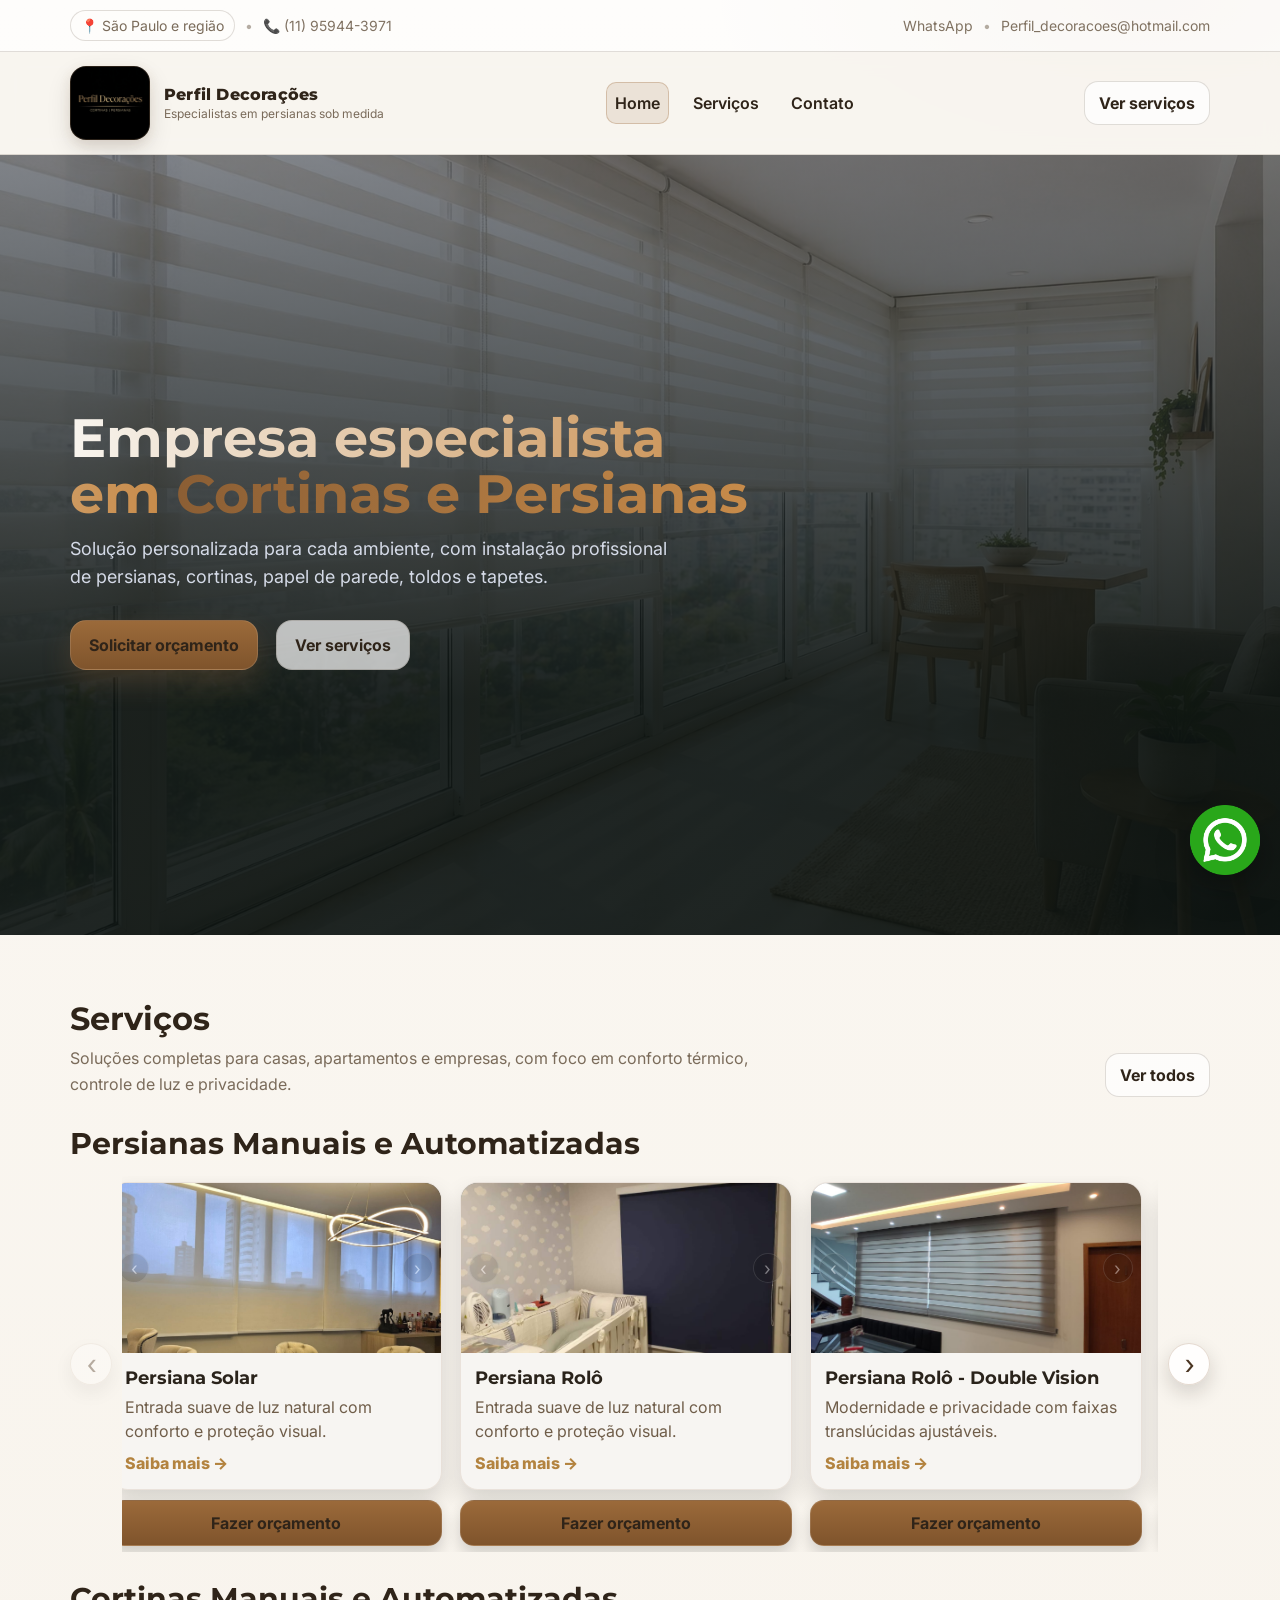
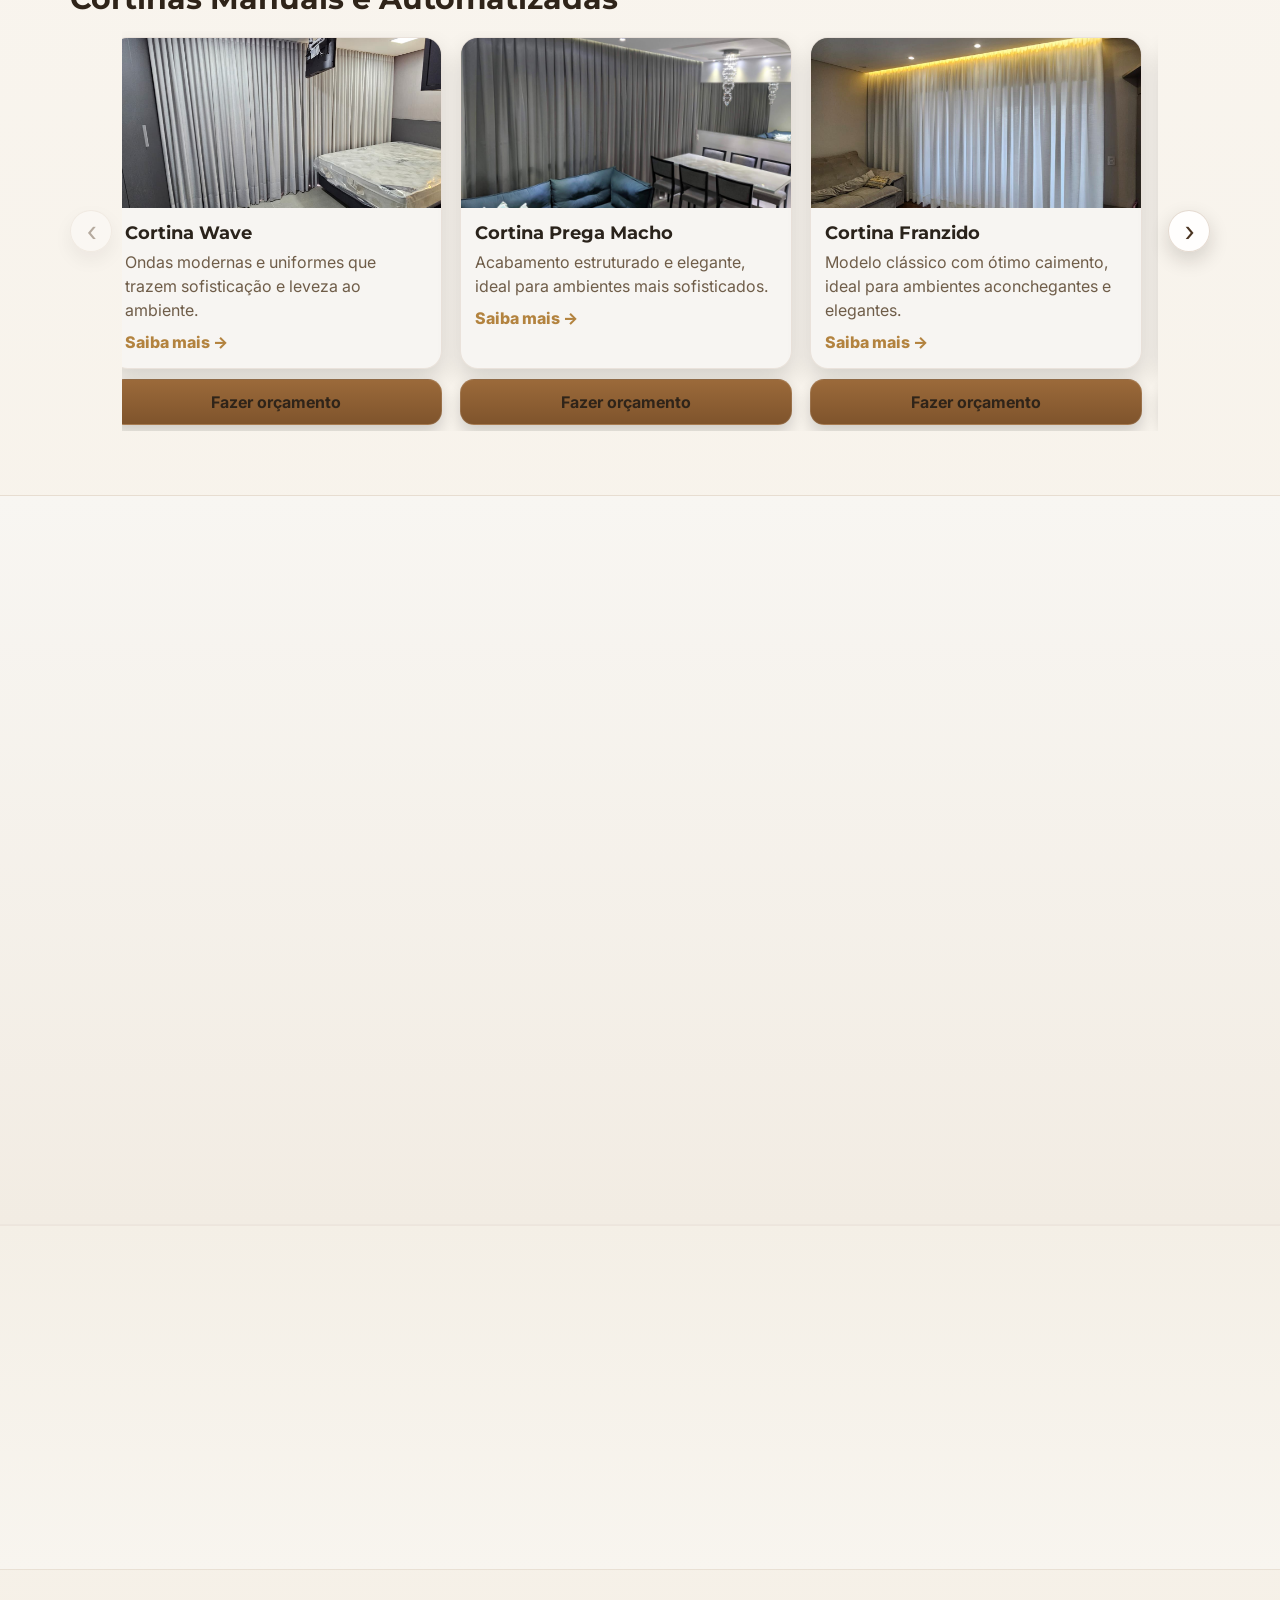
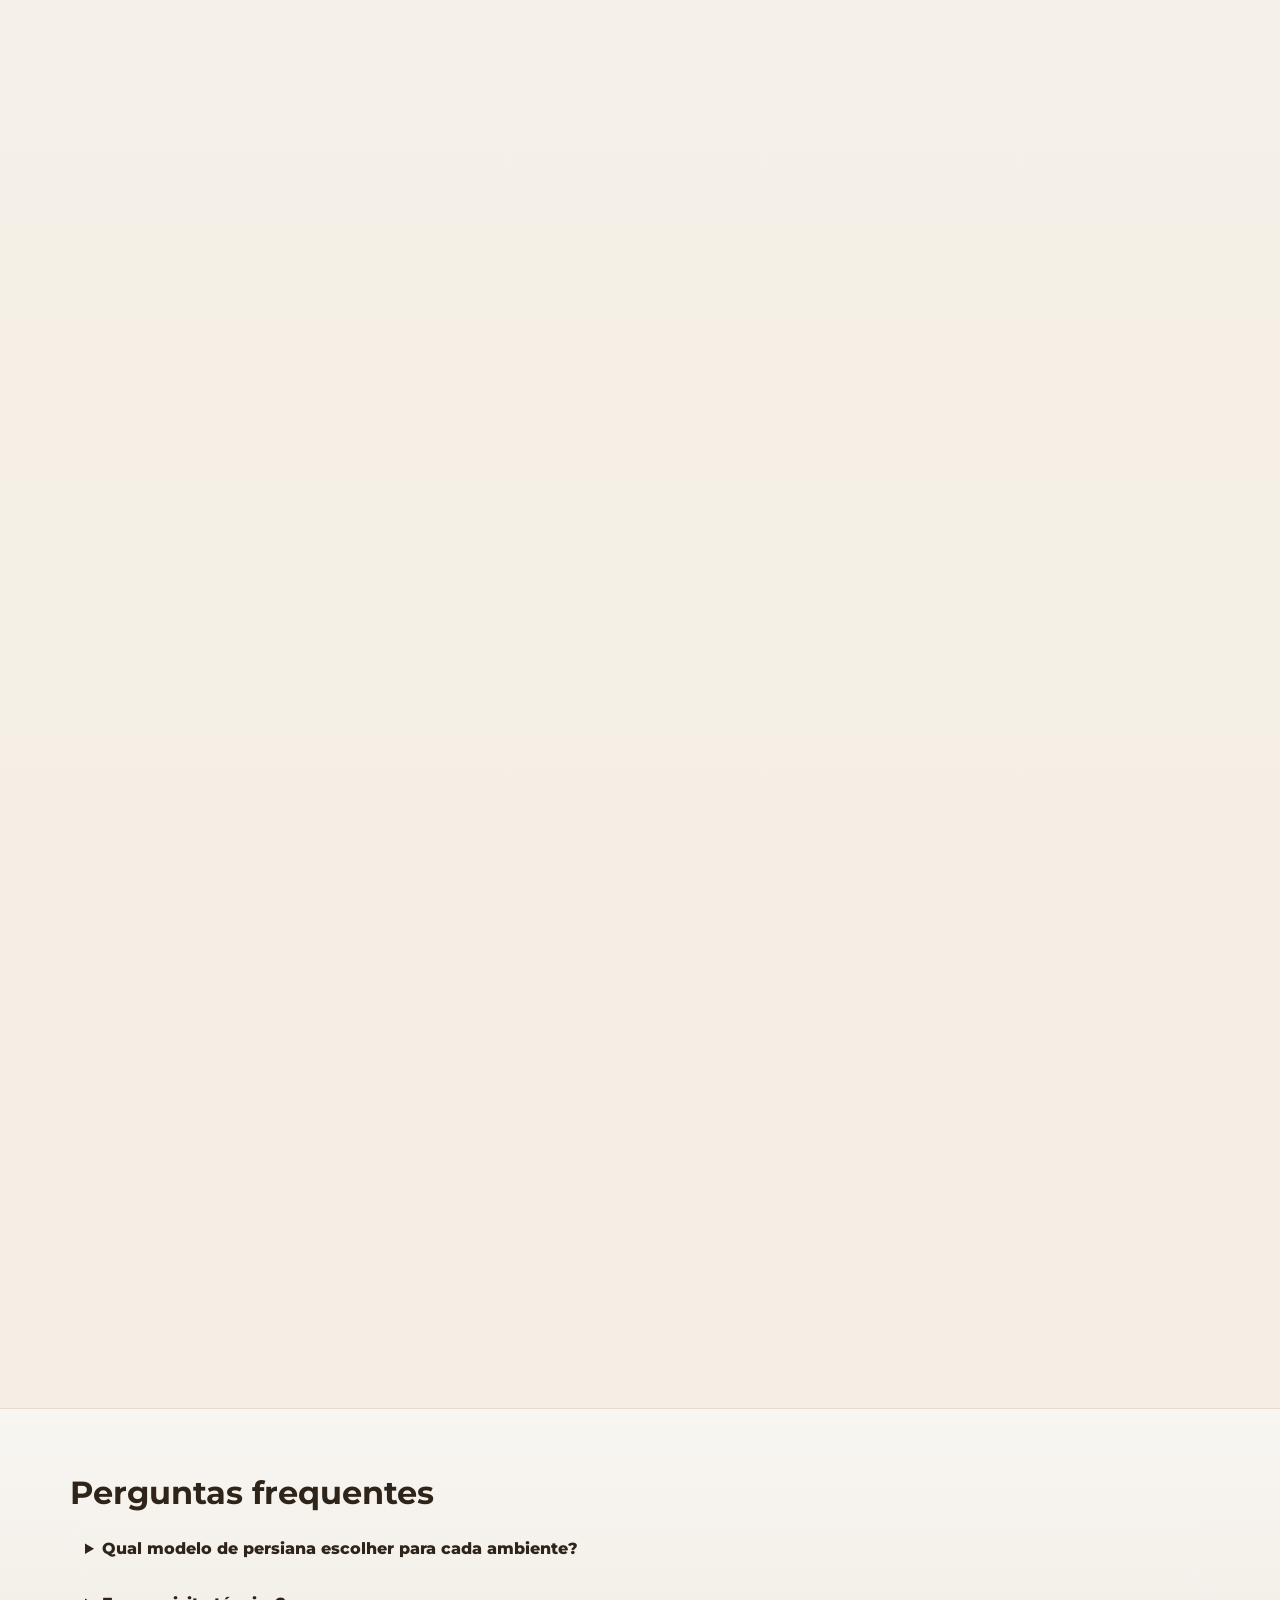
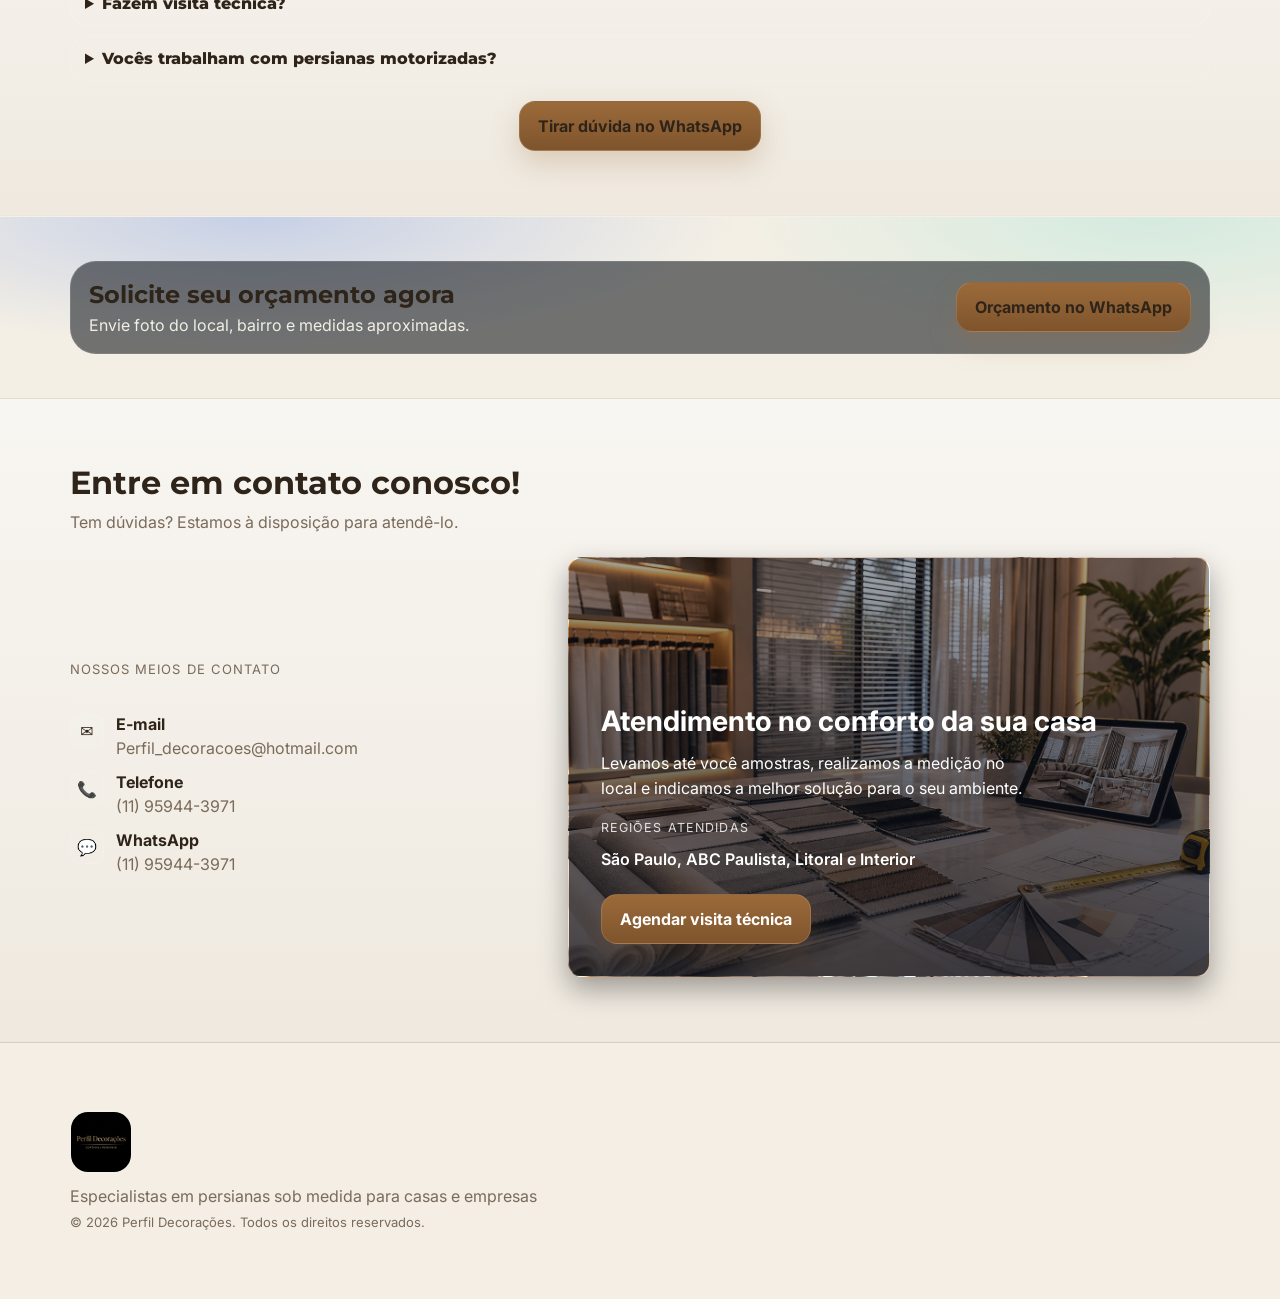
<file: index.html>
<!doctype html>
<html lang="pt-BR">
  <head>
    <meta charset="utf-8" />
    <meta name="viewport" content="width=device-width,initial-scale=1" />
    <meta
      name="description"
      content="Perfil Decorações - Persianas sob medida para residências e empresas: rolô, romana, horizontal, painel e blackout."
    />
    <title>Perfil Decorações | Especialistas em persianas sob medida</title>

    <link rel="preconnect" href="https://fonts.googleapis.com" />
    <link rel="preconnect" href="https://fonts.gstatic.com" crossorigin />
    <link
      href="https://fonts.googleapis.com/css2?family=Inter:wght@400;500;600;700&amp;family=Montserrat:wght@600;700;800&amp;display=swap"
      rel="stylesheet"
    />

    <link rel="stylesheet" href="css/style.css" />
    <script defer src="js/main.js"></script>

    <!-- Google Tag Manager -->
    <script>
      (function (w, d, s, l, i) {
        w[l] = w[l] || [];
        w[l].push({ 'gtm.start': new Date().getTime(), event: 'gtm.js' });
        var f = d.getElementsByTagName(s)[0],
          j = d.createElement(s),
          dl = l != 'dataLayer' ? '&l=' + l : '';
        j.async = true;
        j.src = 'https://www.googletagmanager.com/gtm.js?id=' + i + dl;
        f.parentNode.insertBefore(j, f);
      })(window, document, 'script', 'dataLayer', 'GTM-PGSCNTB2');
    </script>
    <!-- End Google Tag Manager -->
  </head>

  <body>
    <!-- Google Tag Manager (noscript) -->
    <noscript
      ><iframe
        src="https://www.googletagmanager.com/ns.html?id=GTM-PGSCNTB2"
        height="0"
        width="0"
        style="display: none; visibility: hidden"
      ></iframe
    ></noscript>
    <!-- End Google Tag Manager (noscript) -->

    <!-- Top Bar -->
    <div class="topbar">
      <div class="container topbar__inner">
        <div class="topbar__left">
          <span class="pill">📍 São Paulo e região</span>
          <span class="topbar__sep">•</span>
          <a class="topbar__link" href="tel:+5511959443971">📞 (11) 95944-3971 </a>
        </div>

        <div class="topbar__right">
          <a
            class="topbar__link"
            target="_blank"
            rel="noopener"
            href="https://wa.me/5511959443971?text=Ol%C3%A1!%20Quero%20um%20or%C3%A7amento."
            >WhatsApp</a
          >
          <span class="topbar__sep">•</span>
          <a class="topbar__link" href="mailto:Perfil_decoracoes@hotmail.com"
            >Perfil_decoracoes@hotmail.com</a
          >
        </div>
      </div>
    </div>

    <!-- Header -->
    <header class="header" data-header>
      <div class="container header__inner">
        <a class="brand" href="index.html" aria-label="Perfil Decorações - Página inicial">
          <img class="brand__logo" src="img/logo.jpeg" alt="Logo Perfil Decorações" />
          <div class="brand__text">
            <span class="brand__name">Perfil Decorações</span>
            <span class="brand__tag">Especialistas em persianas sob medida</span>
          </div>
        </a>

        <nav class="nav" data-nav>
          <a class="nav__link is-active" href="index.html">Home</a>
          <a class="nav__link" href="servicos.html">Serviços</a>
          <a class="nav__link" href="contato.html">Contato</a>
        </nav>

        <div class="header__actions">
          <a class="btn btn--ghost" href="servicos.html">Ver serviços</a>

          <button
            class="menuBtn"
            data-menu-btn
            aria-label="Abrir menu"
            aria-expanded="false"
            aria-controls="mobileMenu"
          >
            <span class="menuBtn__bar"></span>
            <span class="menuBtn__bar"></span>
            <span class="menuBtn__bar"></span>
          </button>
        </div>
      </div>

      <!-- Mobile Menu -->
      <div class="mobileMenu" id="mobileMenu" data-mobile-menu>
        <div class="mobileMenu__inner container">
          <a class="mobileMenu__link is-active" href="index.html">Home</a>
          <a class="mobileMenu__link" href="servicos.html">Serviços</a>
          <a class="mobileMenu__link" href="contato.html">Contato</a>
        </div>
      </div>
    </header>

    <!-- Hero -->
    <main>
      <section class="hero" style="--hero-image: url('../img/hero.png')">
        <div class="container hero__inner">
          <div class="hero__content reveal">
            <h1 class="hero__title">
              <span class="accent-text">Empresa especialista em</span>
              <span class="accent"> Cortinas e Persianas</span>
            </h1>

            <p class="hero__subtitle">
              Solução personalizada para cada ambiente, com instalação profissional de persianas,
              cortinas, papel de parede, toldos e tapetes.
            </p>

            <div class="hero__cta">
              <a
                class="btn btn--primary btn--lg"
                target="_blank"
                rel="noopener"
                href="https://wa.me/5511959443971?text=Ol%C3%A1!%20Quero%20um%20or%C3%A7amento."
              >
                Solicitar orçamento
              </a>
              <a class="btn btn--ghost btn--lg" href="#servicos">Ver serviços</a>
            </div>
          </div>
        </div>
      </section>

      <!-- Serviços -->
      <section class="section" id="servicos">
        <div class="container">
          <div class="section__head">
            <div>
              <h2 class="section__title reveal">Serviços</h2>
              <p class="section__subtitle reveal">
                Soluções completas para casas, apartamentos e empresas, com foco em conforto
                térmico, controle de luz e privacidade.
              </p>
            </div>
            <a class="btn btn--ghost reveal" href="servicos.html">Ver todos</a>
          </div>

          <div class="servicesShowcase">
            <div class="serviceCarousel reveal" data-carousel>
              <div class="serviceCarousel__head">
                <h3 class="serviceCarousel__title">Persianas Manuais e Automatizadas</h3>
              </div>

              <div class="serviceCarousel__frame">
                <button
                  class="serviceCarousel__nav is-prev"
                  type="button"
                  data-carousel-prev
                  aria-label="Ver persiana anterior"
                >
                  ‹
                </button>

                <div class="serviceCarousel__viewport" data-carousel-viewport>
                  <div class="serviceCarousel__track" data-carousel-track>
                    <!-- SOLAR -->
                    <article class="serviceSlide">
                      <a class="serviceCard" href="servicos.html#solar">
                        <div
                          class="serviceCard__media serviceCard__media--switch"
                          data-service-media
                        >
                          <img
                            class="serviceCard__img is-active"
                            src="img/persiana/persiana_role_tela_solar_fechada.jpeg"
                            alt="Persiana Solar fechada"
                            loading="lazy"
                          />
                          <img
                            class="serviceCard__img is-active"
                            src="img/persiana/persiana_role_tela_solar_aberta.jpeg"
                            alt="Persiana Solar aberta"
                            loading="lazy"
                          />
                          <span
                            class="serviceCard__arrow is-prev"
                            data-service-prev
                            role="button"
                            tabindex="0"
                            >‹</span
                          >
                          <span
                            class="serviceCard__arrow is-next"
                            data-service-next
                            role="button"
                            tabindex="0"
                            >›</span
                          >
                        </div>
                        <div class="serviceCard__body">
                          <h3>Persiana Solar</h3>
                          <p>Entrada suave de luz natural com conforto e proteção visual.</p>
                          <span class="serviceCard__cta">Saiba mais →</span>
                        </div>
                      </a>
                      <a
                        rel="noopener"
                        class="btn btn--primary serviceCard__budget"
                        target="_blank"
                        href="https://wa.me/5511959443971"
                      >
                        Fazer orçamento
                      </a>
                    </article>

                    <!-- ROLô -->
                    <article class="serviceSlide">
                      <a class="serviceCard" href="servicos.html#rolo">
                        <div
                          class="serviceCard__media serviceCard__media--switch"
                          data-service-media
                        >
                          <img
                            class="serviceCard__img is-active"
                            src="img/persiana/persiana_rolo_fechada1.jpeg"
                            alt="Persiana Rolô fechada"
                            loading="lazy"
                          />
                          <img
                            class="serviceCard__img is-active"
                            src="img/persiana/persiana_rolo_fechada2.jpeg"
                            alt="Persiana Rolô fechada 2"
                            loading="lazy"
                          />
                          <img
                            class="serviceCard__img"
                            src="img/persiana/persiana_rolo_aberta1.jpeg"
                            alt="Persiana Rolô aberta"
                            loading="lazy"
                          />
                          <img
                            class="serviceCard__img"
                            src="img/persiana/persiana_rolo_aberta2.jpeg"
                            alt="Persiana Rolô aberta 2"
                            loading="lazy"
                          />
                          <span
                            class="serviceCard__arrow is-prev"
                            data-service-prev
                            role="button"
                            tabindex="0"
                            >‹</span
                          >
                          <span
                            class="serviceCard__arrow is-next"
                            data-service-next
                            role="button"
                            tabindex="0"
                            >›</span
                          >
                        </div>
                        <div class="serviceCard__body">
                          <h3>Persiana Rolô</h3>
                          <p>Entrada suave de luz natural com conforto e proteção visual.</p>
                          <span class="serviceCard__cta">Saiba mais →</span>
                        </div>
                      </a>
                      <a
                        rel="noopener"
                        class="btn btn--primary serviceCard__budget"
                        target="_blank"
                        href="https://wa.me/5511959443971"
                      >
                        Fazer orçamento
                      </a>
                    </article>

                    <!-- DOUBLE VISION -->
                    <article class="serviceSlide">
                      <a class="serviceCard" href="servicos.html#doublevision">
                        <div
                          class="serviceCard__media serviceCard__media--switch"
                          data-service-media
                        >
                          <img
                            class="serviceCard__img is-active"
                            src="img/persiana/persiana_fechada_3.jpeg"
                            alt="Persiana Rolô Double Vision"
                            loading="lazy"
                          />
                          <img
                            class="serviceCard__img"
                            src="img/persiana/persiana_aberta_3.jpeg"
                            alt="Persiana Rolô Double Vision aberta"
                            loading="lazy"
                          />
                          <span
                            class="serviceCard__arrow is-prev"
                            data-service-prev
                            role="button"
                            tabindex="0"
                            >‹</span
                          >
                          <span
                            class="serviceCard__arrow is-next"
                            data-service-next
                            role="button"
                            tabindex="0"
                            >›</span
                          >
                        </div>
                        <div class="serviceCard__body">
                          <h3>Persiana Rolô - Double Vision</h3>
                          <p>Modernidade e privacidade com faixas translúcidas ajustáveis.</p>
                          <span class="serviceCard__cta">Saiba mais →</span>
                        </div>
                      </a>
                      <a
                        rel="noopener"
                        class="btn btn--primary serviceCard__budget"
                        target="_blank"
                        href="https://wa.me/5511959443971"
                      >
                        Fazer orçamento
                      </a>
                    </article>

                    <!-- ROMANA -->
                    <article class="serviceSlide">
                      <a class="serviceCard" href="servicos.html#romana">
                        <div
                          class="serviceCard__media serviceCard__media--switch"
                          data-service-media
                        >
                          <img
                            class="serviceCard__img is-active"
                            src="img/persiana/persiana_romana_fechada.jpeg"
                            alt="Persiana Romana"
                            loading="lazy"
                          />
                          <img
                            class="serviceCard__img"
                            src="img/persiana/persiana_romana_aberta.jpeg"
                            alt="Persiana Romana aberta"
                            loading="lazy"
                          />
                          <span
                            class="serviceCard__arrow is-prev"
                            data-service-prev
                            role="button"
                            tabindex="0"
                            >‹</span
                          >
                          <span
                            class="serviceCard__arrow is-next"
                            data-service-next
                            role="button"
                            tabindex="0"
                            >›</span
                          >
                        </div>
                        <div class="serviceCard__body">
                          <h3>Persiana Romana</h3>
                          <p>Sofisticação e acabamento refinado para salas e quartos.</p>
                          <span class="serviceCard__cta">Saiba mais →</span>
                        </div>
                      </a>
                      <a
                        rel="noopener"
                        class="btn btn--primary serviceCard__budget"
                        target="_blank"
                        href="https://wa.me/5511959443971"
                      >
                        Fazer orçamento
                      </a>
                    </article>

                    <!-- PAINEL -->
                    <article class="serviceSlide">
                      <a class="serviceCard" href="servicos.html#painel">
                        <div
                          class="serviceCard__media serviceCard__media--switch"
                          data-service-media
                        >
                          <img
                            class="serviceCard__img is-active"
                            src="img/persiana/persiana_painel_fechada.jpeg"
                            alt="Persiana Painel"
                            loading="lazy"
                          />
                          <img
                            class="serviceCard__img"
                            src="img/persiana/persiana_painel_aberta.jpeg"
                            alt="Persiana Painel aberta"
                            loading="lazy"
                          />
                          <span
                            class="serviceCard__arrow is-prev"
                            data-service-prev
                            role="button"
                            tabindex="0"
                            >‹</span
                          >
                          <span
                            class="serviceCard__arrow is-next"
                            data-service-next
                            role="button"
                            tabindex="0"
                            >›</span
                          >
                        </div>
                        <div class="serviceCard__body">
                          <h3>Persiana Painel</h3>
                          <p>Solução elegante para portas de vidro e ambientes amplos.</p>
                          <span class="serviceCard__cta">Saiba mais →</span>
                        </div>
                      </a>
                      <a
                        rel="noopener"
                        class="btn btn--primary serviceCard__budget"
                        target="_blank"
                        href="https://wa.me/5511959443971"
                      >
                        Fazer orçamento
                      </a>
                    </article>

                    <!-- Persiana Horizontal -->
                    <article class="serviceSlide">
                      <a class="serviceCard" href="servicos.html#horizontal">
                        <div
                          class="serviceCard__media serviceCard__media--switch"
                          data-service-media
                        >
                          <img
                            class="serviceCard__img is-active"
                            src="img/persiana/persiana_fechada_1.jpeg"
                            alt="Persiana Horizontal"
                            loading="lazy"
                          />
                          <img
                            class="serviceCard__img"
                            src="img/persiana/persiana_aberta_1.jpeg"
                            alt="Persiana Horizontal aberta"
                            loading="lazy"
                          />
                          <span
                            class="serviceCard__arrow is-prev"
                            data-service-prev
                            role="button"
                            tabindex="0"
                            >‹</span
                          >
                          <span
                            class="serviceCard__arrow is-next"
                            data-service-next
                            role="button"
                            tabindex="0"
                            >›</span
                          >
                        </div>
                        <div class="serviceCard__body">
                          <h3>Persiana Horizontal</h3>
                          <p>Controle preciso da luminosidade com design clássico e funcional.</p>
                          <span class="serviceCard__cta">Saiba mais →</span>
                        </div>
                      </a>
                      <a
                        rel="noopener"
                        class="btn btn--primary serviceCard__budget"
                        target="_blank"
                        href="https://wa.me/5511959443971"
                      >
                        Fazer orçamento
                      </a>
                    </article>

                    <!-- VERTICAL -->
                    <article class="serviceSlide">
                      <a class="serviceCard" href="servicos.html#vertical">
                        <div
                          class="serviceCard__media serviceCard__media--switch"
                          data-service-media
                        >
                          <img
                            class="serviceCard__img is-active"
                            src="img/persiana/persiana_vertical_fechada.jpeg"
                            alt="Persiana Vertical"
                            loading="lazy"
                          />
                          <img
                            class="serviceCard__img"
                            src="img/persiana/persiana_vertical_aberta.jpeg"
                            alt="Persiana Vertical aberta"
                            loading="lazy"
                          />
                          <span
                            class="serviceCard__arrow is-prev"
                            data-service-prev
                            role="button"
                            tabindex="0"
                            >‹</span
                          >
                          <span
                            class="serviceCard__arrow is-next"
                            data-service-next
                            role="button"
                            tabindex="0"
                            >›</span
                          >
                        </div>
                        <div class="serviceCard__body">
                          <h3>Persiana Vertical</h3>
                          <p>
                            Ideal para portas, escritórios e grandes janelas com abertura prática.
                          </p>
                          <span class="serviceCard__cta">Saiba mais →</span>
                        </div>
                      </a>
                      <a
                        rel="noopener"
                        class="btn btn--primary serviceCard__budget"
                        target="_blank"
                        href="https://wa.me/5511959443971"
                      >
                        Fazer orçamento
                      </a>
                    </article>
                  </div>
                </div>

                <button
                  class="serviceCarousel__nav is-next"
                  type="button"
                  data-carousel-next
                  aria-label="Ver próxima persiana"
                >
                  ›
                </button>
              </div>
            </div>

            <!-- CORTINAS -->
            <div class="serviceCarousel reveal" data-carousel>
              <div class="serviceCarousel__head">
                <h3 class="serviceCarousel__title">Cortinas Manuais e Automatizadas</h3>
              </div>

              <div class="serviceCarousel__frame">
                <button
                  class="serviceCarousel__nav is-prev"
                  type="button"
                  data-carousel-prev
                  aria-label="Ver cortina anterior"
                >
                  ‹
                </button>

                <div class="serviceCarousel__viewport" data-carousel-viewport>
                  <div class="serviceCarousel__track" data-carousel-track>
                    <!-- WAVE -->
                    <article class="serviceSlide">
                      <a class="serviceCard" href="servicos.html#wave">
                        <div
                          class="serviceCard__media serviceCard__media--switch"
                          data-service-media
                        >
                          <img
                            class="serviceCard__img is-active"
                            src="img/cortinas/cortina_wave1.jpeg"
                            alt="Cortina Wave"
                            loading="lazy"
                          />
                          <img
                            class="serviceCard__img"
                            src="img/cortinas/cortina_wave2.jpeg"
                            alt="Cortina Wave fechada"
                            loading="lazy"
                          />
                          <img
                            class="serviceCard__img"
                            src="img/cortinas/cortina_wave3.jpeg"
                            alt="Cortina Wave fechada"
                            loading="lazy"
                          />
                        </div>
                        <div class="serviceCard__body">
                          <h3>Cortina Wave</h3>
                          <p>
                            Ondas modernas e uniformes que trazem sofisticação e leveza ao ambiente.
                          </p>
                          <span class="serviceCard__cta">Saiba mais →</span>
                        </div>
                      </a>
                      <a
                        rel="noopener"
                        class="btn btn--primary serviceCard__budget"
                        target="_blank"
                        href="https://wa.me/5511959443971"
                      >
                        Fazer orçamento
                      </a>
                    </article>

                    <!-- PREGA MACHO -->
                    <article class="serviceSlide">
                      <a class="serviceCard" href="servicos.html#prega-macho">
                        <div
                          class="serviceCard__media serviceCard__media--switch"
                          data-service-media
                        >
                          <img
                            class="serviceCard__img is-active"
                            src="img/cortinas/cortina_aberta3.jpeg"
                            alt="Cortina Prega Macho"
                            loading="lazy"
                          />
                          <img
                            class="serviceCard__img"
                            src="img/cortinas/cortina_fechada3.jpeg"
                            alt="Cortina Prega Macho fechada"
                            loading="lazy"
                          />
                        </div>
                        <div class="serviceCard__body">
                          <h3>Cortina Prega Macho</h3>
                          <p>
                            Acabamento estruturado e elegante, ideal para ambientes mais
                            sofisticados.
                          </p>
                          <span class="serviceCard__cta">Saiba mais →</span>
                        </div>
                      </a>
                      <a
                        rel="noopener"
                        class="btn btn--primary serviceCard__budget"
                        target="_blank"
                        href="https://wa.me/5511959443971"
                      >
                        Fazer orçamento
                      </a>
                    </article>

                    <!-- FRANZIDO -->
                    <article class="serviceSlide">
                      <a class="serviceCard" href="servicos.html#franzido">
                        <div
                          class="serviceCard__media serviceCard__media--switch"
                          data-service-media
                        >
                          <img
                            class="serviceCard__img is-active"
                            src="img/cortinas/cortina_aberta1.jpeg"
                            alt="Cortina Franzido"
                            loading="lazy"
                          />
                          <img
                            class="serviceCard__img"
                            src="img/cortinas/cortina_fechada1.jpeg"
                            alt="Cortina Franzido fechada"
                            loading="lazy"
                          />
                        </div>
                        <div class="serviceCard__body">
                          <h3>Cortina Franzido</h3>
                          <p>
                            Modelo clássico com ótimo caimento, ideal para ambientes aconchegantes e
                            elegantes.
                          </p>
                          <span class="serviceCard__cta">Saiba mais →</span>
                        </div>
                      </a>
                      <a
                        rel="noopener"
                        class="btn btn--primary serviceCard__budget"
                        target="_blank"
                        href="https://wa.me/5511959443971"
                      >
                        Fazer orçamento
                      </a>
                    </article>

                    <!-- VARÃO -->
                    <article class="serviceSlide">
                      <a class="serviceCard" href="servicos.html#verao">
                        <div
                          class="serviceCard__media serviceCard__media--switch"
                          data-service-media
                        >
                          <img
                            class="serviceCard__img is-active"
                            src="img/cortinas/cortina_verao_fechada1.jpeg"
                            alt="Cortina Varão fechada"
                            loading="lazy"
                          />

                          <img
                            class="serviceCard__img"
                            src="img/cortinas/cortina_verao_fechada2.jpeg"
                            alt="Cortina Varão fechada"
                            loading="lazy"
                          />

                          <img
                            class="serviceCard__img"
                            src="img/cortinas/cortina_verao_aberta1.jpeg"
                            alt="Cortina Varão aberta"
                            loading="lazy"
                          />

                          <img
                            class="serviceCard__img"
                            src="img/cortinas/cortina_verao_aberta2.jpeg"
                            alt="Cortina Varão aberta"
                            loading="lazy"
                          />
                          <span
                            class="serviceCard__arrow is-prev"
                            data-service-prev
                            role="button"
                            tabindex="0"
                            >‹</span
                          >
                          <span
                            class="serviceCard__arrow is-next"
                            data-service-next
                            role="button"
                            tabindex="0"
                            >›</span
                          >
                        </div>
                        <div class="serviceCard__body">
                          <h3>Cortina Varão</h3>
                          <p>
                            Praticidade e estilo com instalação simples, ideal para diversos
                            ambientes.
                          </p>
                          <span class="serviceCard__cta">Saiba mais →</span>
                        </div>
                      </a>
                      <a
                        rel="noopener"
                        class="btn btn--primary serviceCard__budget"
                        target="_blank"
                        href="https://wa.me/5511959443971"
                      >
                        Fazer orçamento
                      </a>
                    </article>

                    <!-- BLACK-OUT -->
                    <article class="serviceSlide">
                      <a class="serviceCard" href="servicos.html#blackout">
                        <div
                          class="serviceCard__media serviceCard__media--switch"
                          data-service-media
                        >
                          <img
                            class="serviceCard__img is-active"
                            src="img/cortinas/cortina_blackout_fechada.jpeg"
                            alt="Cortina Black-Out fechada"
                            loading="lazy"
                          />
                          <img
                            class="serviceCard__img"
                            src="img/cortinas/cortina_blackout_aberta.jpeg"
                            alt="Cortina Black-Out aberta"
                            loading="lazy"
                          />
                          <span
                            class="serviceCard__arrow is-prev"
                            data-service-prev
                            role="button"
                            tabindex="0"
                            >‹</span
                          >
                          <span
                            class="serviceCard__arrow is-next"
                            data-service-next
                            role="button"
                            tabindex="0"
                            >›</span
                          >
                        </div>
                        <div class="serviceCard__body">
                          <h3>Cortina Black-Out</h3>
                          <p>
                            Segurança e privacidade com design sofisticado, ideal para ambientes
                            aconchegantes.
                          </p>
                          <span class="serviceCard__cta">Saiba mais →</span>
                        </div>
                      </a>
                      <a
                        rel="noopener"
                        class="btn btn--primary serviceCard__budget"
                        target="_blank"
                        href="https://wa.me/5511959443971"
                      >
                        Fazer orçamento
                      </a>
                    </article>
                  </div>
                </div>

                <button
                  class="serviceCarousel__nav is-next"
                  type="button"
                  data-carousel-next
                  aria-label="Ver próxima cortina"
                >
                  ›
                </button>
              </div>
            </div>
          </div>
        </div>
      </section>

      <!-- Sobre Nós -->
      <section class="section section--soft aboutUs" id="sobre">
        <div class="container">
          <div class="aboutUs__grid">
            <div class="aboutUs__text">
              <h2 class="aboutUs__title reveal">Sobre a Perfil Decorações</h2>
              <span class="aboutUs__line reveal"></span>

              <p class="aboutUs__paragraph reveal">
                A Perfil Decorações é uma empresa consolidada no mercado, com mais de 30 anos de
                experiência transformando ambientes e realizando sonhos. Ao longo dessa trajetória,
                já são mais de 12 mil clientes atendidos, sempre com foco na qualidade, bom gosto e
                satisfação em cada projeto.
              </p>
              <p class="aboutUs__paragraph reveal">
                Atuando em toda a região do ABC e Grande São Paulo, a Perfil Decorações se destaca
                por oferecer soluções completas para deixar cada espaço mais bonito, confortável e
                aconchegante. Trabalhamos com uma linha variada de produtos, incluindo persianas,
                cortinas, papel de parede e tapetes, sempre acompanhando as tendências e priorizando
                materiais de alta qualidade.
              </p>
              <p class="aboutUs__paragraph reveal">
                Mais do que decorar, nosso objetivo é valorizar cada ambiente, respeitando o estilo
                e a necessidade de cada cliente. Aqui, cada detalhe faz a diferença do atendimento
                personalizado à entrega final.
              </p>
              <p class="aboutUs__paragraph reveal">
                Perfil Decorações: transformando ambientes e criando espaços que acolhem.
              </p>
              <div class="aboutUs__badges reveal">
                <span class="aboutUs__badge">✔ Atendimento Especializado</span>
                <span class="aboutUs__badge">✔ Instalação Profissional</span>
                <span class="aboutUs__badge">✔ Sob Medida</span>
                <span class="aboutUs__badge">✔ Alta Durabilidade</span>
              </div>
            </div>

            <div class="aboutUs__mediaWrap reveal reveal--right">
              <img
                class="aboutUs__media"
                src="img/sobre-nos.png"
                alt="Ambiente sofisticado com persianas sob medida"
                loading="lazy"
              />
            </div>
          </div>
        </div>
      </section>

      <!-- Faixa de métricas -->
      <section class="section metricsBand">
        <div class="container">
          <div class="metricsBand__grid">
            <article class="metricCard reveal">
              <span class="metricCard__icon" aria-hidden="true">👥</span>
              <strong class="metricCard__value" data-count="12000">+0</strong>
              <p class="metricCard__label">Clientes Atendidos</p>
            </article>

            <article class="metricCard reveal">
              <span class="metricCard__icon" aria-hidden="true">🏅</span>
              <strong class="metricCard__value" data-count="30">+0</strong>
              <p class="metricCard__label">Anos no Mercado</p>
            </article>

            <article class="metricCard reveal">
              <span class="metricCard__icon" aria-hidden="true">📍</span>
              <strong class="metricCard__value" data-count="4">+0</strong>
              <p class="metricCard__label">Regiões Atendidas</p>
              <small class="metricCard__legend"
                >ABC Paulista • São Paulo • Litoral • Interior</small
              >
            </article>

            <article class="metricCard reveal">
              <span class="metricCard__icon" aria-hidden="true">⭐</span>
              <strong class="metricCard__value" data-count="100" data-suffix="%">+0%</strong>
              <p class="metricCard__label">Foco na Satisfação</p>
            </article>
          </div>
        </div>
      </section>

      <!-- Projetos (preview) -->
      <div class="otherServicesWrap reveal">
        <span class="otherServicesWrap__divider" aria-hidden="true"></span>

        <div class="otherServices otherServices--premium">
          <h3 class="otherServices__title">Nossos serviços</h3>

          <p class="otherServices__text">
            Soluções completas e sob medida para transformar seu ambiente com elegância e
            funcionalidade.
          </p>

          <div class="otherServices__grid otherServices__grid--cards">
            <article class="otherServiceCard">
              <span class="otherServiceCard__icon">🪟</span>
              <h4 class="otherServiceCard__title">Persianas</h4>
              <p class="otherServiceCard__desc">
                Controle de luz e privacidade com opções modernas e motorizadas.
              </p>
            </article>

            <article class="otherServiceCard">
              <span class="otherServiceCard__icon">🛋️</span>
              <h4 class="otherServiceCard__title">Cortinas</h4>
              <p class="otherServiceCard__desc">
                Sofisticação e conforto com modelos sob medida para cada ambiente.
              </p>
            </article>

            <article class="otherServiceCard">
              <span class="otherServiceCard__icon">🧶</span>
              <h4 class="otherServiceCard__title">Tapetes</h4>
              <p class="otherServiceCard__desc">
                Toque final de aconchego e estilo para salas e quartos.
              </p>
            </article>

            <article class="otherServiceCard">
              <span class="otherServiceCard__icon">🧱</span>
              <h4 class="otherServiceCard__title">Papel de parede</h4>
              <p class="otherServiceCard__desc">
                Acabamento sofisticado com instalação profissional.
              </p>
            </article>

            <article class="otherServiceCard">
              <span class="otherServiceCard__icon">🛏️</span>
              <h4 class="otherServiceCard__title">Cabeceiras</h4>
              <p class="otherServiceCard__desc">
                Design personalizado para quartos mais elegantes e confortáveis.
              </p>
            </article>

            <article class="otherServiceCard">
              <span class="otherServiceCard__icon">☀️</span>
              <h4 class="otherServiceCard__title">Toldos</h4>
              <p class="otherServiceCard__desc">
                Proteção solar com instalação profissional e alta durabilidade.
              </p>
            </article>
          </div>

          <a
            class="btn btn--primary otherServices__cta"
            target="_blank"
            rel="noopener"
            href="https://wa.me/5511959443971?text=Ol%C3%A1!%20Quero%20uma%20proposta."
          >
            Solicitar orçamento
          </a>
        </div>
      </div>

      <!-- Diferenciais -->
      <section class="section">
        <div class="container">
          <div class="split">
            <div class="split__left reveal">
              <h2 class="section__title">Por que escolher a Perfil Decorações?</h2>
              <p class="section__subtitle">
                Cada projeto é pensado para conforto, estética e funcionalidade, com medição técnica
                e instalação profissional.
              </p>

              <div class="checks">
                <div class="check">✔ Projeto sob medida</div>
                <div class="check">✔ Tecidos e materiais de alta durabilidade</div>
                <div class="check">✔ Acionamento manual ou motorizado</div>
                <div class="check">✔ Instalação especializada</div>
                <div class="check">✔ Acabamento e limpeza pós-obra</div>
              </div>

              <div class="ctaRow">
                <a
                  class="btn btn--primary"
                  target="_blank"
                  rel="noopener"
                  href="https://wa.me/5511959443971?text=Ol%C3%A1!%20Quero%20um%20or%C3%A7amento."
                >
                  Pedir orçamento
                </a>
                <a class="btn btn--ghost" href="contato.html">Falar com especialista</a>
              </div>
            </div>

            <div class="split__right reveal">
              <div class="infoCard">
                <h3 class="infoCard__title">Atendimento técnico</h3>
                <p class="infoCard__text">
                  Orientação sobre modelo, tecido, nível de luminosidade e melhor solução para cada
                  ambiente.
                </p>
                <div class="infoCard__grid">
                  <div class="mini">
                    <span class="mini__k">Prazo</span>
                    <span class="mini__v">Conforme projeto</span>
                  </div>
                  <div class="mini">
                    <span class="mini__k">Orçamento</span>
                    <span class="mini__v">Sem compromisso</span>
                  </div>
                  <div class="mini">
                    <span class="mini__k">Região</span>
                    <span class="mini__v">SP</span>
                  </div>
                  <div class="mini">
                    <span class="mini__k">Contato</span>
                    <span class="mini__v">WhatsApp rápido</span>
                  </div>
                </div>
              </div>

              <div class="testimonial reveal">
                <p class="testimonial__quote">
                  “A instalação ficou impecável e a casa ficou muito mais elegante. Recomendo!”
                </p>
                <span class="testimonial__who">Cliente • Projeto residencial</span>
              </div>
            </div>
          </div>
        </div>
      </section>

      <!-- FAQ -->
      <section class="section section--soft">
        <div class="container">
          <h2 class="section__title reveal">Perguntas frequentes</h2>

          <div class="faq">
            <details class="faq__item reveal">
              <summary>Qual modelo de persiana escolher para cada ambiente?</summary>
              <p>
                Depende da necessidade: blackout para quartos, tela solar para salas e modelos
                laváveis para cozinhas. Nós ajudamos na escolha ideal.
              </p>
            </details>

            <details class="faq__item reveal">
              <summary>Fazem visita técnica?</summary>
              <p>
                Sim. A visita técnica ajuda a confirmar medidas, checar estrutura e definir a
                solução ideal.
              </p>
            </details>

            <details class="faq__item reveal">
              <summary>Vocês trabalham com persianas motorizadas?</summary>
              <p>
                Sim. Trabalhamos com opções motorizadas e integração com controle remoto e automação
                residencial.
              </p>
            </details>
          </div>

          <div class="center reveal">
            <a
              class="btn btn--primary btn--lg"
              target="_blank"
              rel="noopener"
              href="https://api.whatsapp.com/send/?phone=5511959443971&amp;text=Ol%C3%A1%21+Tenho+uma+d%C3%BAvida.&amp;type=phone_number&amp;app_absent=0"
            >
              Tirar dúvida no WhatsApp
            </a>
          </div>
        </div>
      </section>

      <!-- CTA final -->
      <section class="ctaBand">
        <div class="container ctaBand__inner reveal">
          <div>
            <h2 class="ctaBand__title">Solicite seu orçamento agora</h2>
            <p class="ctaBand__text">Envie foto do local, bairro e medidas aproximadas.</p>
          </div>
          <a
            class="btn btn--primary btn--lg"
            target="_blank"
            rel="noopener"
            href="https://wa.me/5511959443971?text=Ol%C3%A1!%20Quero%20um%20or%C3%A7amento."
          >
            Orçamento no WhatsApp
          </a>
        </div>
      </section>
    </main>

    <!-- Maps -->
    <section class="section section--soft" id="localizacao">
      <div class="container">
        <div class="section__head">
          <div>
            <h2 class="section__title reveal">Entre em contato conosco!</h2>
            <p class="section__subtitle reveal">
              Tem dúvidas? Estamos à disposição para atendê-lo.
            </p>
          </div>
        </div>

        <div class="contactMap">
          <!-- LADO ESQUERDO (informações) -->
          <div class="contactInfo reveal">
            <div class="contactInfo__top">Nossos meios de contato</div>

            <div class="contactInfo__list">
              <div class="contactRow">
                <div class="contactRow__icon" aria-hidden="true">✉️</div>
                <div class="contactRow__text">
                  <div class="contactRow__title">E-mail</div>
                  <a class="contactRow__link" href="mailto:Perfil_decoracoes@hotmail.com">
                    Perfil_decoracoes@hotmail.com
                  </a>
                </div>
              </div>

              <div class="contactRow">
                <div class="contactRow__icon" aria-hidden="true">📞</div>
                <div class="contactRow__text">
                  <div class="contactRow__title">Telefone</div>
                  <a class="contactRow__link" href="tel:+5511959443971">(11) 95944-3971 </a>
                </div>
              </div>

              <div class="contactRow">
                <div class="contactRow__icon" aria-hidden="true">💬</div>
                <div class="contactRow__text">
                  <div class="contactRow__title">WhatsApp</div>
                  <a
                    class="contactRow__link"
                    target="_blank"
                    rel="noopener"
                    href="https://wa.me/5511959443971?text=Ol%C3%A1!%20Quero%20um%20or%C3%A7amento."
                  >
                    (11) 95944-3971
                  </a>
                </div>
              </div>
            </div>
          </div>

          <!-- LADO DIREITO (atendimento em domicílio) -->
          <div
            class="serviceAreaCard reveal"
            style="--service-area-image: url('../img/contato.png')"
          >
            <div class="serviceAreaCard__overlay"></div>
            <div class="serviceAreaCard__content">
              <h3 class="serviceAreaCard__title">Atendimento no conforto da sua casa</h3>
              <p class="serviceAreaCard__description">
                Levamos até você amostras, realizamos a medição no local e indicamos a melhor
                solução para o seu ambiente.
              </p>
              <div class="serviceAreaCard__regionsLabel">Regiões atendidas</div>
              <p class="serviceAreaCard__regions">São Paulo, ABC Paulista, Litoral e Interior</p>
              <a
                class="btn btn--primary btn--lg serviceAreaCard__button"
                target="_blank"
                rel="noopener"
                href="https://wa.me/5511959443971?text=Ol%C3%A1!%20Quero%20agendar%20uma%20visita%20t%C3%A9cnica."
              >
                Agendar visita técnica
              </a>
            </div>
          </div>
        </div>
      </div>
    </section>

    <!-- Footer -->
    <footer class="footer">
      <div class="container footer__grid footer__inline">
        <div class="footer__brand footer__inlineLeft">
          <img class="footer__logo" src="img/logo.jpeg " alt="Logo Perfil Decorações" />
          <div class="footer__brandText">
            <p class="footer__text">Especialistas em persianas sob medida para casas e empresas</p>
            <small class="footer__copy">
              © 2026 Perfil Decorações. Todos os direitos reservados.
            </small>
          </div>
        </div>
      </div>
    </footer>

    <!-- Floating WhatsApp -->
    <a
      class="wppFloat"
      target="_blank"
      rel="noopener"
      href="https://wa.me/5511959443971"
      aria-label="WhatsApp"
    >
      <img src="img/whatsapp.png" alt="WhatsApp" class="whatsapp-icon" />
    </a>

    <!-- Lightbox -->
    <div class="lightbox" data-lightbox-root aria-hidden="true">
      <button class="lightbox__close" data-lightbox-close aria-label="Fechar">×</button>
      <img class="lightbox__img" data-lightbox-img alt="" />
      <p class="lightbox__caption" data-lightbox-caption></p>
    </div>
  </body>
</html>
</file>
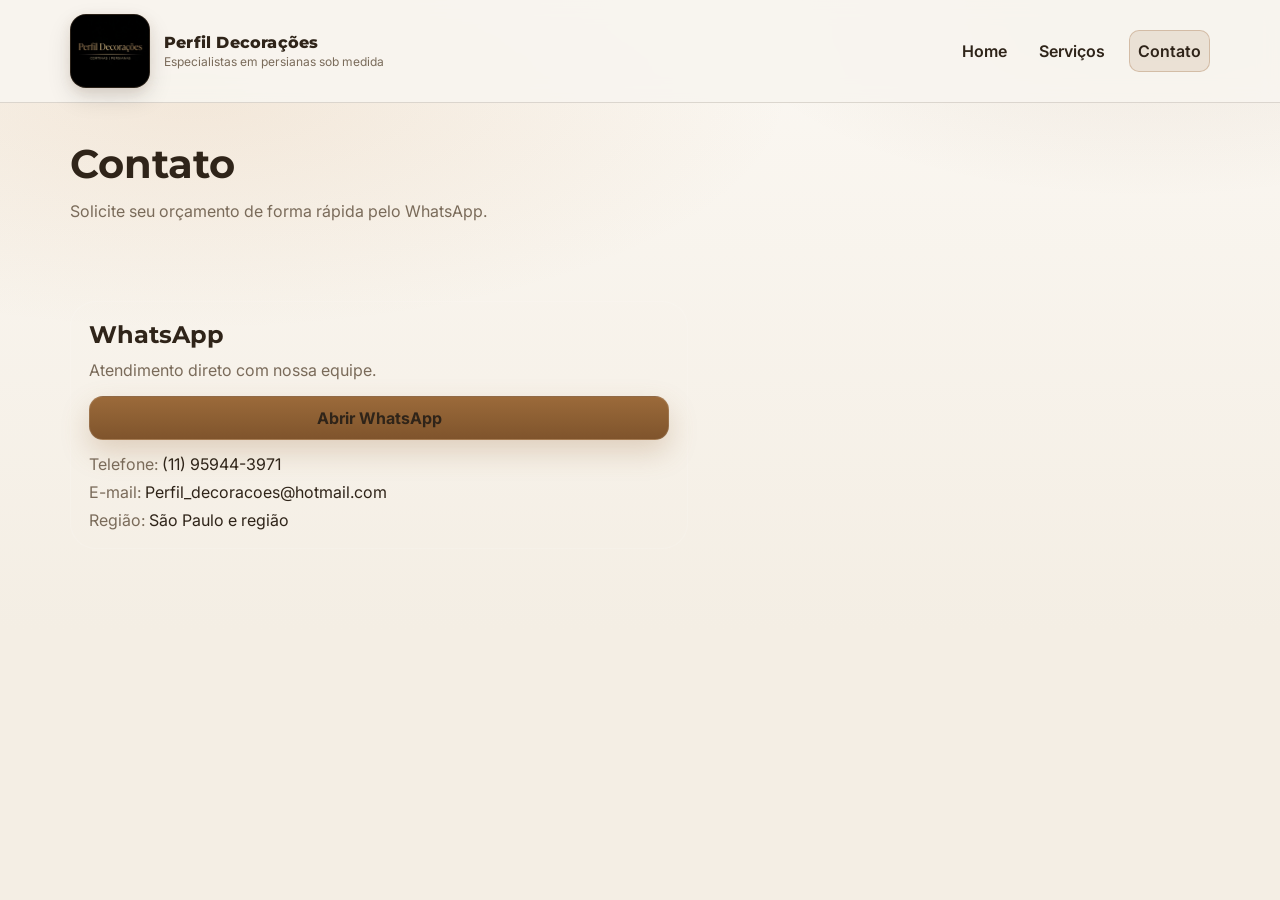
<file: contato.html>
<!doctype html>
<html lang="pt-BR">
  <head>
    <meta charset="utf-8" />
    <meta name="viewport" content="width=device-width,initial-scale=1" />
    <meta name="description" content="Contato Perfil Decorações." />
    <title>Contato | Perfil Decorações</title>
    <link rel="preconnect" href="https://fonts.googleapis.com" />
    <link rel="preconnect" href="https://fonts.gstatic.com" crossorigin />
    <link
      href="https://fonts.googleapis.com/css2?family=Inter:wght@400;500;600;700&amp;family=Montserrat:wght@600;700;800&amp;display=swap"
      rel="stylesheet"
    />
    <link rel="stylesheet" href="css/style.css" />
    <script defer src="js/main.js"></script>
  </head>
  <body>
    <header class="header" data-header>
      <div class="container header__inner">
        <a class="brand" href="index.html"
          ><img class="brand__logo" src="img/logo.jpeg" alt="Logo Perfil Decorações" />
          <div class="brand__text">
            <span class="brand__name">Perfil Decorações</span
            ><span class="brand__tag">Especialistas em persianas sob medida</span>
          </div></a
        >
        <nav class="nav" data-nav>
          <a class="nav__link" href="index.html">Home</a
          ><a class="nav__link" href="servicos.html">Serviços</a
          ><a class="nav__link is-active" href="contato.html">Contato</a>
        </nav>
      </div>
    </header>
    <main>
      <section class="pageHero">
        <div class="container pageHero__inner reveal">
          <h1 class="pageHero__title">Contato</h1>
          <p class="pageHero__text">Solicite seu orçamento de forma rápida pelo WhatsApp.</p>
        </div>
      </section>
      <section class="section">
        <div class="container">
          <div class="contactGrid">
            <div class="contactCard reveal">
              <h2 class="contactCard__title">WhatsApp</h2>
              <p class="contactCard__text">Atendimento direto com nossa equipe.</p>
              <a
                class="btn btn--primary btn--block"
                target="_blank"
                rel="noopener"
                href="https://wa.me/5511959443971?text=Ol%C3%A1!%20Quero%20um%20or%C3%A7amento."
                >Abrir WhatsApp</a
              >
              <div class="contactMeta">
                <div>
                  <span class="muted">Telefone:</span>
                  <a href="tel:+5511959443971">(11) 95944-3971</a>
                </div>
                <div>
                  <span class="muted">E-mail:</span>
                  <a href="mailto:Perfil_decoracoes@hotmail.com">Perfil_decoracoes@hotmail.com</a>
                </div>
                <div><span class="muted">Região:</span> São Paulo e região</div>
              </div>
            </div>
          </div>
        </div>
      </section>
    </main>
  </body>
</html>
</file>
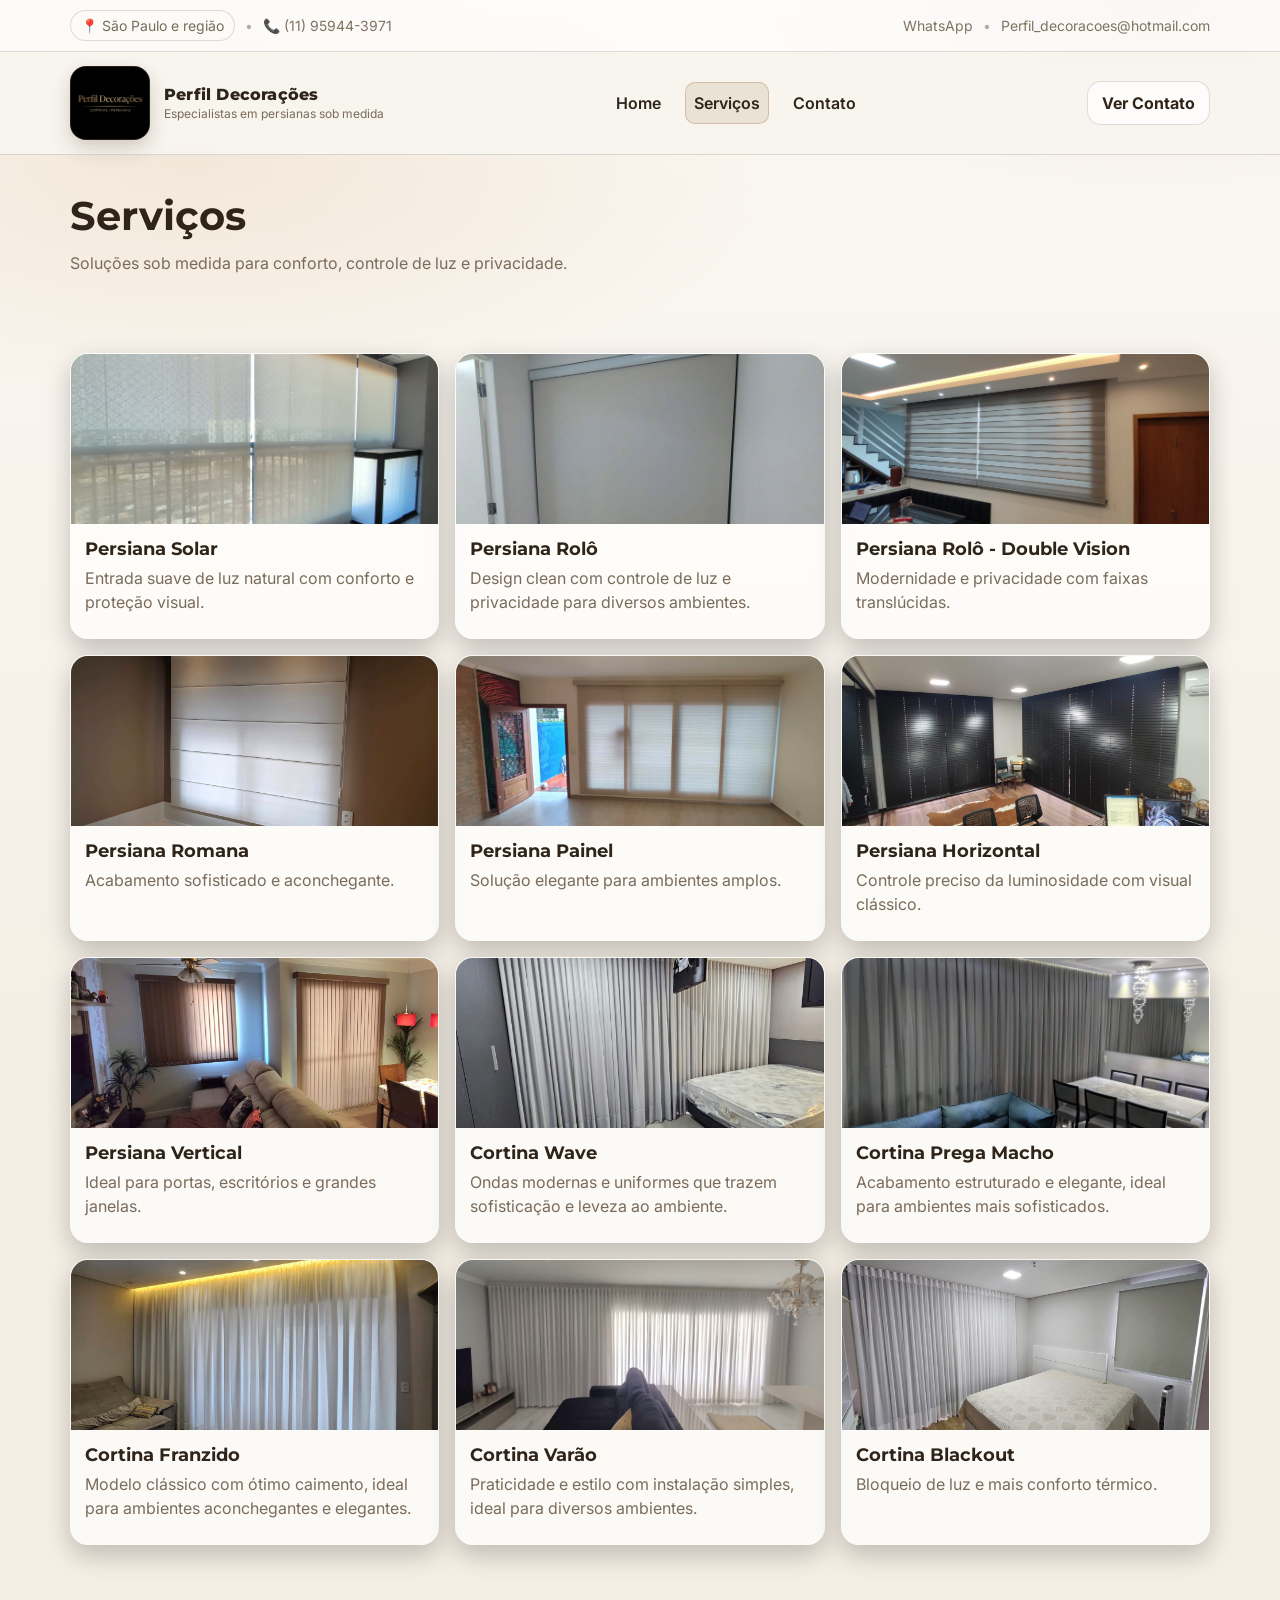
<file: servicos.html>
<!doctype html>
<html lang="pt-BR">
  <head>
    <meta charset="utf-8" />
    <meta name="viewport" content="width=device-width,initial-scale=1" />
    <meta
      name="description"
      content="Serviços Perfil Decorações: persianas e cortinas sob medida para residências e empresas."
    />
    <title>Serviços | Perfil Decorações</title>

    <link rel="preconnect" href="https://fonts.googleapis.com" />
    <link rel="preconnect" href="https://fonts.gstatic.com" crossorigin />
    <link
      href="https://fonts.googleapis.com/css2?family=Inter:wght@400;500;600;700&amp;family=Montserrat:wght@600;700;800&amp;display=swap"
      rel="stylesheet"
    />

    <link rel="stylesheet" href="css/style.css" />
    <script defer src="js/main.js"></script>
  </head>

  <body>
    <div class="topbar">
      <div class="container topbar__inner">
        <div class="topbar__left">
          <span class="pill">📍 São Paulo e região</span>
          <span class="topbar__sep">•</span>
          <a class="topbar__link" href="tel:+5511959443971">📞 (11) 95944-3971</a>
        </div>
        <div class="topbar__right">
          <a
            class="topbar__link"
            target="_blank"
            rel="noopener"
            href="https://wa.me/5511959443971?text=Ol%C3%A1!%20Quero%20um%20or%C3%A7amento."
            >WhatsApp</a
          >
          <span class="topbar__sep">•</span>
          <a class="topbar__link" href="mailto:Perfil_decoracoes@hotmail.com"
            >Perfil_decoracoes@hotmail.com</a
          >
        </div>
      </div>
    </div>

    <header class="header" data-header>
      <div class="container header__inner">
        <a class="brand" href="index.html" aria-label="Perfil Decorações - Página inicial">
          <img class="brand__logo" src="img/logo.jpeg" alt="Logo Perfil Decorações" />
          <div class="brand__text">
            <span class="brand__name">Perfil Decorações</span>
            <span class="brand__tag">Especialistas em persianas sob medida</span>
          </div>
        </a>

        <nav class="nav" data-nav>
          <a class="nav__link" href="index.html">Home</a>
          <a class="nav__link is-active" href="servicos.html">Serviços</a>
          <a class="nav__link" href="contato.html">Contato</a>
        </nav>

        <div class="header__actions">
          <a class="btn btn--ghost" href="projetos.html">Ver Contato</a>
          <button
            class="menuBtn"
            data-menu-btn
            aria-label="Abrir menu"
            aria-expanded="false"
            aria-controls="mobileMenu"
          >
            <span class="menuBtn__bar"></span><span class="menuBtn__bar"></span
            ><span class="menuBtn__bar"></span>
          </button>
        </div>
      </div>

      <div class="mobileMenu" id="mobileMenu" data-mobile-menu>
        <div class="mobileMenu__inner container">
          <a class="mobileMenu__link" href="index.html">Home</a>
          <a class="mobileMenu__link is-active" href="servicos.html">Serviços</a>
          <a class="mobileMenu__link" href="projetos.html">Projetos</a>
          <a class="mobileMenu__link" href="contato.html">Contato</a>
        </div>
      </div>
    </header>

    <main>
      <section class="pageHero">
        <div class="container pageHero__inner reveal">
          <h1 class="pageHero__title">Serviços</h1>
          <p class="pageHero__text">
            Soluções sob medida para conforto, controle de luz e privacidade.
          </p>
        </div>
      </section>

      <section class="section">
        <div class="container">
          <div class="grid grid--services">

            <article class="serviceCard reveal" id="solar">
              <div class="serviceCard__media">
                <img
                  class="serviceCard__img is-active"
                  src="img/persiana/persiana_role_tela_solar_fechada.jpeg"
                  alt="Persiana Solar"
                />
              </div>
              <div class="serviceCard__body">
                <h3>Persiana Solar</h3>
                <p>Entrada suave de luz natural com conforto e proteção visual.</p>
              </div>
            </article>

            <article class="serviceCard reveal" id="rolo">
              <div class="serviceCard__media">
                <img
                  class="serviceCard__img is-active"
                  src="img/persiana/persiana_rolo_fechada1.jpeg"
                  alt="Persiana Rolô"
                />
              </div>
              <div class="serviceCard__body">
                <h3>Persiana Rolô</h3>
                <p>Design clean com controle de luz e privacidade para diversos ambientes.</p>
              </div>
            </article>

            <article class="serviceCard reveal" id="doublevision">
              <div class="serviceCard__media">
                <img
                  class="serviceCard__img is-active"
                  src="img/persiana/persiana_fechada_3.jpeg"
                  alt="Persiana rolô double vision"
                />
              </div>
              <div class="serviceCard__body">
                <h3>Persiana Rolô - Double Vision</h3>
                <p>Modernidade e privacidade com faixas translúcidas.</p>
              </div>
            </article>

            <article class="serviceCard reveal" id="romana">
              <div class="serviceCard__media">
                <img
                  class="serviceCard__img is-active"
                  src="img/persiana/persiana_romana_fechada.jpeg"
                  alt="Persiana Romana"
                />
              </div>
              <div class="serviceCard__body">
                <h3>Persiana Romana</h3>
                <p>Acabamento sofisticado e aconchegante.</p>
              </div>
            </article>

            <article class="serviceCard reveal" id="painel">
              <div class="serviceCard__media">
                <img
                  class="serviceCard__img is-active"
                  src="img/persiana/persiana_painel_fechada.jpeg"
                  alt="Persiana painel"
                />
              </div>
              <div class="serviceCard__body">
                <h3>Persiana Painel</h3>
                <p>Solução elegante para ambientes amplos.</p>
              </div>
            </article>

            <article class="serviceCard reveal" id="horizontal">
              <div class="serviceCard__media">
                <img
                  class="serviceCard__img is-active"
                  src="img/persiana/persiana_fechada_1.jpeg"
                  alt="Persiana horizontal"
                />
              </div>
              <div class="serviceCard__body">
                <h3>Persiana Horizontal</h3>
                <p>Controle preciso da luminosidade com visual clássico.</p>
              </div>
            </article>

            <article class="serviceCard reveal" id="vertical">
              <div class="serviceCard__media">
                <img
                  class="serviceCard__img is-active"
                  src="img/persiana/persiana_vertical_fechada.jpeg"
                  alt="Persiana vertical"
                />
              </div>
              <div class="serviceCard__body">
                <h3>Persiana Vertical</h3>
                <p>Ideal para portas, escritórios e grandes janelas.</p>
              </div>
            </article>

            <article class="serviceCard reveal" id="wave">
              <div class="serviceCard__media">
                <img
                  class="serviceCard__img is-active"
                  src="img/cortinas/cortina_wave1.jpeg"
                  alt="Cortina Wave"
                />
              </div>
              <div class="serviceCard__body">
                <h3>Cortina Wave</h3>
                <p>Ondas modernas e uniformes que trazem sofisticação e leveza ao ambiente.</p>
              </div>
            </article>


            <article class="serviceCard reveal" id="prega-macho">
              <div class="serviceCard__media">
                <img
                  class="serviceCard__img is-active"
                  src="img/cortinas/cortina_aberta3.jpeg"
                  alt="Cortina Prega Macho"
                />
              </div>
              <div class="serviceCard__body">
                <h3>Cortina Prega Macho</h3>
                <p>Acabamento estruturado e elegante, ideal para ambientes mais sofisticados.</p>
              </div>
            </article>


            <article class="serviceCard reveal" id="franzido">
              <div class="serviceCard__media">
                <img
                  class="serviceCard__img is-active"
                  src="img/cortinas/cortina_aberta1.jpeg"
                  alt="Cortina Franzido"
                />
              </div>
              <div class="serviceCard__body">
                <h3>Cortina Franzido</h3>
                <p>
                  Modelo clássico com ótimo caimento, ideal para ambientes aconchegantes e
                  elegantes.
                </p>
              </div>
            </article>


            <article class="serviceCard reveal" id="varao">
              <div class="serviceCard__media">
                <img
                  class="serviceCard__img is-active"
                  src="img/cortinas/cortina_verao_fechada1.jpeg"
                  alt="Cortina Varão"
                />
              </div>
              <div class="serviceCard__body">
                <h3>Cortina Varão</h3>
                <p>Praticidade e estilo com instalação simples, ideal para diversos ambientes.</p>
              </div>
            </article>


            <article class="serviceCard reveal" id="blackout">
              <div class="serviceCard__media">
                <img
                  class="serviceCard__img is-active"
                  src="img/cortinas/cortina_blackout_fechada.jpeg"
                  alt="Cortina blackout"
                />
              </div>
              <div class="serviceCard__body">
                <h3>Cortina Blackout</h3>
                <p>Bloqueio de luz e mais conforto térmico.</p>
              </div>
            </article>
          </div>
        </div>
      </section>
    </main>
  </body>
</html>
</file>
<file: css/style.css>
:root {
  --bg: #f8f5ef;
  --surface: #ffffff;
  --surface-2: #f2eee6;
  --soft: #f7f3ea;
  --text: #2f2419;
  --muted: #7a6b5a;
  --line: rgba(70, 50, 32, 0.16);
  --shadow: 0 16px 40px rgba(68, 45, 22, 0.12);
  --radius: 18px;
  --radius-lg: 26px;

  /* combine com a logo (azul escuro + branco) */
  --accent: #c78b4a; /* caramelo */
  --accent-2: #8b5e34; /* marrom */
  --btn: #9b6a3a; /* marrom CTA */
  --btnHover: #7f542c;

  --fontTitle: 'Montserrat', system-ui, -apple-system, Segoe UI, Roboto, Arial, sans-serif;
  --fontBody: 'Inter', system-ui, -apple-system, Segoe UI, Roboto, Arial, sans-serif;

  --container: 1140px;
}

* {
  box-sizing: border-box;
}
html {
  scroll-behavior: smooth;
}
body {
  margin: 0;
  font-family: var(--fontBody);
  color: var(--text);
  background:
    radial-gradient(1000px 400px at 15% 10%, rgba(199, 139, 74, 0.14), transparent 60%),
    radial-gradient(800px 360px at 90% 0%, rgba(139, 94, 52, 0.1), transparent 55%),
    linear-gradient(180deg, #fbf8f3 0%, #f4eee4 70%);
  min-height: 100vh;
}

a {
  color: inherit;
  text-decoration: none;
}
img {
  max-width: 100%;
  display: block;
}
button {
  font-family: inherit;
  color: inherit;
}
.container {
  width: min(var(--container), calc(100% - 32px));
  margin-inline: auto;
}

/* Topbar */
.topbar {
  background: rgba(255, 255, 255, 0.7);
  border-bottom: 1px solid var(--line);
}
.topbar__inner {
  display: flex;
  align-items: center;
  justify-content: space-between;
  gap: 12px;
  padding: 10px 0;
  font-size: 14px;
  color: var(--muted);
}
.topbar__left,
.topbar__right {
  display: flex;
  align-items: center;
  gap: 10px;
  flex-wrap: wrap;
}
.topbar__sep {
  opacity: 0.55;
}
.topbar__link {
  opacity: 0.95;
}
.topbar__link:hover {
  color: var(--text);
}
.pill {
  display: inline-flex;
  align-items: center;
  gap: 8px;
  padding: 6px 10px;
  border: 1px solid var(--line);
  border-radius: 999px;
  background: rgba(255, 255, 255, 0.03);
}

/* Header */
.header {
  position: sticky;
  top: 0;
  z-index: 50;
  background: rgba(248, 245, 239, 0.92);
  backdrop-filter: blur(10px);
  border-bottom: 1px solid var(--line);
}
.header--compact {
  top: 0;
}
.header__inner {
  display: flex;
  align-items: center;
  justify-content: space-between;
  gap: 18px;
  padding: 14px 0;
}
.brand {
  display: flex;
  align-items: center;
  gap: 14px;
}
.brand__logo {
  width: 80px;
  height: 74px;
  border-radius: 16px;
  object-fit: cover;

  background: #111;
  padding: 0px;

  border: 1px solid rgba(155, 106, 58, 0.18);

  box-shadow:
    0 10px 24px rgba(0, 0, 0, 0.12),
    0 4px 12px rgba(155, 106, 58, 0.12);

  transition:
    transform 0.2s ease,
    box-shadow 0.2s ease;
}

.brand:hover .brand__logo {
  transform: translateY(-2px);
  box-shadow:
    0 14px 28px rgba(0, 0, 0, 0.18),
    0 8px 18px rgba(155, 106, 58, 0.18);
}

.brand__text {
  display: flex;
  flex-direction: column;
  line-height: 1.1;
}
.brand__name {
  font-family: var(--fontTitle);
  font-weight: 800;
  letter-spacing: 0.2px;
}
.brand__tag {
  font-size: 12px;
  color: var(--muted);
  margin-top: 4px;
}

.nav {
  display: flex;
  align-items: center;
  gap: 16px;
}
.nav__link {
  position: relative;
  font-weight: 600;
  color: var(--text);
  padding: 10px 8px;
  border-radius: 10px;
}
.nav__link:hover {
  background: rgba(155, 106, 58, 0.08);
}
.nav__link.is-active {
  background: rgba(155, 106, 58, 0.14);
  border: 1px solid rgba(155, 106, 58, 0.3);
}

.header__actions {
  display: flex;
  align-items: center;
  gap: 10px;
}

/* Buttons */
.btn {
  display: inline-flex;
  align-items: center;
  justify-content: center;
  gap: 10px;
  padding: 11px 14px;
  border-radius: 14px;
  border: 1px solid transparent;
  font-weight: 700;
  transition:
    transform 0.15s ease,
    background 0.15s ease,
    border-color 0.15s ease,
    opacity 0.15s ease;
  cursor: pointer;
  white-space: nowrap;
}
.btn:active {
  transform: translateY(1px);
}
.btn--primary {
  background: linear-gradient(180deg, var(--btn) 0%, var(--btnHover) 100%);
  border-color: rgba(255, 255, 255, 0.12);
  box-shadow: 0 12px 28px rgba(155, 106, 58, 0.25);
}
.btn--primary:hover {
  opacity: 0.95;
}
.btn--ghost {
  background: rgba(255, 255, 255, 0.7);
  border-color: var(--line);
}
.btn--ghost:hover {
  background: rgba(155, 106, 58, 0.12);
}
.btn--lg {
  padding: 14px 18px;
  border-radius: 16px;
}
.btn--block {
  width: 100%;
}

/* Mobile menu button */
.menuBtn {
  display: none;
  width: 46px;
  height: 42px;
  border-radius: 14px;
  border: 1px solid rgba(255, 255, 255, 0.1);
  background: rgba(255, 255, 255, 0.7);
}
.menuBtn__bar {
  display: block;
  width: 20px;
  height: 2px;
  margin: 4px auto;
  background: var(--text);
  border-radius: 2px;
}

/* Mobile Menu */
.mobileMenu {
  display: none;
  border-top: 1px solid var(--line);
  background: rgba(248, 245, 239, 0.97);
  backdrop-filter: blur(10px);
}
.mobileMenu.is-open {
  display: block;
}
.mobileMenu__inner {
  padding: 14px 0 18px;
  display: flex;
  flex-direction: column;
  gap: 8px;
}
.mobileMenu__link {
  padding: 12px 12px;
  border-radius: 14px;
  border: 1px solid rgba(255, 255, 255, 0.08);
  background: rgba(255, 255, 255, 0.03);
  font-weight: 700;
}
.mobileMenu__link.is-active {
  background: rgba(155, 106, 58, 0.14);
  border-color: rgba(37, 99, 235, 0.25);
}
.mobileMenu__cta {
  margin-top: 8px;
}

/* Hero */
.hero {
  position: relative;
  min-height: calc(100vh - 120px);
  display: flex;
  align-items: center;
  overflow: hidden;
  background:
    linear-gradient(180deg, rgba(46, 52, 61, 0.6) 0%, rgba(13, 20, 18, 0.92) 70%),
    var(--hero-image, none);
  background-size: cover;
  background-position: center;
}
.hero__overlay {
  position: absolute;
  inset: 0;
  background:
    radial-gradient(700px 300px at 20% 20%, rgba(96, 165, 250, 0.18), transparent 60%),
    radial-gradient(620px 280px at 80% 0%, rgba(45, 212, 191, 0.14), transparent 55%);
  pointer-events: none;
}
.hero__inner {
  position: relative;
  display: grid;
  grid-template-columns: 1.25fr 0.75fr;
  gap: 22px;
  padding: 54px 0;
}
.hero__title {
  font-family: var(--fontTitle);
  font-size: clamp(34px, 4.2vw, 54px);
  line-height: 1.05;
  margin: 0 0 12px;
}
.accent-text {
  background: linear-gradient(90deg, #F8F5EF, var(--accent));
  -webkit-background-clip: text;
  background-clip: text;
  color: transparent;
}
.accent {
  background: linear-gradient(90deg, var(--accent-2), var(--accent));
  -webkit-background-clip: text;
  background-clip: text;
  color: transparent;
}
.hero__subtitle {
  color: rgba(234, 240, 255, 0.88);
  font-size: 18px;
  line-height: 1.6;
  margin: 0 0 14px;
  max-width: 56ch;
}
.hero__badges {
  display: flex;
  flex-wrap: wrap;
  gap: 10px;
  margin: 18px 0 18px;
}
.badge {
  border: 1px solid rgba(255, 255, 255, 0.1);
  background: rgba(255, 255, 255, 0.7);
  padding: 10px 12px;
  border-radius: 999px;
  font-weight: 700;
  font-size: 14px;
}
.hero__cta {
  display: flex;
  gap: 18px;
  flex-wrap: wrap;
  margin: 28px 0 10px;
}
.hero__note {
  color: var(--muted);
  margin: 10px 0 0;
  font-size: 14px;
}

/* Glass Card */
.glassCard {
  background: rgba(155, 106, 58, 0.08);
  border: 1px solid rgba(255, 255, 255, 0.12);
  border-radius: var(--radius-lg);
  padding: 18px;
  box-shadow: var(--shadow);
}
.glassCard__title {
  margin: 0 0 6px;
  font-family: var(--fontTitle);
  font-size: 20px;
}
.glassCard__text {
  margin: 0 0 12px;
  color: rgba(234, 240, 255, 0.86);
  line-height: 1.5;
}
.glassCard__steps {
  display: grid;
  gap: 10px;
  margin: 12px 0 14px;
}
.step {
  display: flex;
  gap: 10px;
  align-items: center;
  padding: 10px 12px;
  border: 1px solid rgba(255, 255, 255, 0.1);
  border-radius: 16px;
  background: rgba(255, 255, 255, 0.03);
}
.step__n {
  width: 28px;
  height: 28px;
  display: flex;
  align-items: center;
  justify-content: center;
  border-radius: 10px;
  background: rgba(37, 99, 235, 0.22);
  border: 1px solid rgba(155, 106, 58, 0.3);
  font-weight: 900;
}
.step__t {
  font-weight: 700;
}

/* Sections */
.section {
  padding: 64px 0;
}
.center.reveal {
  margin-top: 20px;
}
.section--soft{
   background: linear-gradient(180deg, #f8f6f2 0%, #efe9df 100%);
   border-top: 1px solid rgba(139,94,52,.10);
   border-bottom: 1px solid rgba(139,94,52,.10);
}
.section__head {
  display: flex;
  align-items: flex-end;
  justify-content: space-between;
  gap: 14px;
  margin-bottom: 22px;
}
.section__title {
  margin: 0;
  font-family: var(--fontTitle);
  font-size: 32px;
}
.section__subtitle {
  margin: 8px 0 0;
  color: var(--muted);
  line-height: 1.6;
  max-width: 70ch;
}

/* Grids */
.grid {
  display: grid;
  gap: 16px;
}
.grid--services {
  grid-template-columns: repeat(3, 1fr);
}
.grid--gallery {
  grid-template-columns: repeat(5, 1fr);
}

/* Service card */
.serviceCard {
  border-radius: var(--radius);
  border: 1px solid rgba(255, 255, 255, 0.1);
  background: rgba(255, 255, 255, 0.7);
  overflow: hidden;
  box-shadow: 0 10px 26px rgba(0, 0, 0, 0.22);
  transition:
    transform 0.15s ease,
    background 0.15s ease,
    border-color 0.15s ease;
}
.serviceCard:hover {
  transform: translateY(-2px);
  background: rgba(255, 255, 255, 0.06);
  border-color: rgba(255, 255, 255, 0.16);
}
.serviceCard__media {
  position: relative;
  height: 170px;
  background: rgba(0, 0, 0, 0.25);
}
.serviceCard__media img {
  width: 100%;
  height: 100%;
  object-fit: cover;
}
.serviceCard__media--switch {
  overflow: hidden;
}
.serviceCard__img {
  position: absolute;
  inset: 0;
  opacity: 0;
  transition: opacity 0.3s ease;
}
.serviceCard__img.is-active {
  opacity: 1;
}
.serviceCard__arrow {
  position: absolute;
  top: 50%;
  transform: translateY(-50%);
  width: 30px;
  height: 30px;
  border-radius: 999px;
  display: grid;
  place-items: center;
  font-size: 18px;
  color: #fff;
  background: rgba(0, 0, 0, 0.28);
  border: 1px solid rgba(255, 255, 255, 0.28);
  opacity: 0.42;
  transition: opacity 0.2s ease, background 0.2s ease;
  cursor: pointer;
  z-index: 2;
  backdrop-filter: blur(2px);
}
.serviceCard__arrow.is-prev {
  left: 8px;
}
.serviceCard__arrow.is-next {
  right: 8px;
}
.serviceCard:hover .serviceCard__arrow,
.serviceCard:focus-within .serviceCard__arrow {
  opacity: 0.9;
}
.serviceCard__arrow:hover {
  background: rgba(0, 0, 0, 0.45);
}
.serviceCard__body {
  padding: 14px;
}
.serviceCard__body h3 {
  margin: 0 0 6px;
  font-family: var(--fontTitle);
  font-size: 18px;
}
.serviceCard__body p {
  margin: 0 0 10px;
  color: var(--muted);
  line-height: 1.5;
}
.serviceCard__cta {
  color: rgba(182, 139, 54, 0.83);
  font-weight: 800;
}
.serviceCard{
  display:flex;
  flex-direction:column;
}

.serviceCard__link{
  display:block;
  text-decoration:none;
  color:inherit;
  border-radius: inherit;
}

.serviceCard__budget{
  margin-top:12px;
  width:100%;
  text-align:center;
  padding:12px 14px;
  border-radius:14px;
}

/* Serviços (carrosséis) */
.servicesShowcase .section__title {
  margin-bottom: 22px;
}
.serviceCarousel {
  margin-top: 28px;
}
.serviceCarousel__title {
  margin: 0 0 14px;
  font-family: var(--fontTitle);
  font-size: clamp(24px, 3vw, 30px);
}
.serviceCarousel__frame {
  display: grid;
  grid-template-columns: auto 1fr auto;
  gap: 10px;
  align-items: center;
}
.serviceCarousel__viewport {
  overflow: hidden;
  padding: 6px 2px;
}
.serviceCarousel__track {
  --items-per-view: 3;
  --card-gap: 18px;
  display: flex;
  gap: var(--card-gap);
  transition: transform 0.5s cubic-bezier(0.22, 1, 0.36, 1);
  will-change: transform;
}
.serviceSlide {
  flex: 0 0 calc((100% - (var(--card-gap) * (var(--items-per-view) - 1))) / var(--items-per-view));
  min-width: 0;
  display: flex;
  flex-direction: column;
}
.servicesShowcase .serviceCard {
  flex: 1;
  background: #f7f5f2;
  border: 1px solid rgba(139, 94, 52, 0.12);
  box-shadow: 0 12px 24px rgba(0, 0, 0, 0.14);
}
.servicesShowcase .serviceCard:hover {
  transform: translateY(-4px);
  background: #fcfbf9;
  border-color: rgba(139, 94, 52, 0.2);
}
.servicesShowcase .serviceCard__media {
  height: 170px;
}
.servicesShowcase .serviceCard__body {
  padding: 14px 14px 16px;
}
.servicesShowcase .serviceCard__body h3 {
  color: #2a231b;
}
.servicesShowcase .serviceCard__body p {
  color: #6f5d49;
}
.servicesShowcase .serviceCard__cta {
  color: #b3833f;
}
.servicesShowcase .serviceCard__budget {
  margin-top: 10px;
  box-shadow: 0 8px 16px rgba(0, 0, 0, 0.16);
}
.serviceCarousel__nav {
  width: 42px;
  height: 42px;
  border-radius: 999px;
  border: 1px solid rgba(139, 94, 52, 0.22);
  color: #4a3421;
  background: rgba(255, 255, 255, 0.88);
  box-shadow: 0 8px 20px rgba(24, 18, 13, 0.16);
  display: grid;
  place-items: center;
  cursor: pointer;
  font-size: 28px;
  line-height: 1;
  transition: transform 0.2s ease, box-shadow 0.2s ease, background 0.2s ease;
}
.serviceCarousel__nav:hover:not(:disabled) {
  transform: translateY(-2px);
  background: #fff;
  box-shadow: 0 12px 24px rgba(24, 18, 13, 0.2);
}
.serviceCarousel__nav:disabled {
  opacity: 0.38;
  cursor: not-allowed;
}

/* Gallery */
.galleryItem {
  padding: 0;
  border: none;
  border-radius: var(--radius);
  overflow: hidden;
  background: rgba(255, 255, 255, 0.03);
  border: 1px solid rgba(255, 255, 255, 0.1);
  cursor: pointer;
  transition:
    transform 0.15s ease,
    border-color 0.15s ease;
}
.galleryItem:hover {
  transform: translateY(-2px);
  border-color: rgba(255, 255, 255, 0.18);
}
.galleryItem img {
  width: 100%;
  height: 180px;
  object-fit: cover;
  display: block;
}

/* Split section */
.split {
  display: grid;
  grid-template-columns: 1.05fr 0.95fr;
  gap: 18px;
  align-items: start;
}
.checks {
  display: grid;
  gap: 10px;
  margin: 16px 0 18px;
}
.check {
  padding: 12px 14px;
  border-radius: 16px;
  border: 1px solid rgba(255, 255, 255, 0.1);
  background: rgba(255, 255, 255, 0.03);
  font-weight: 700;
}
.ctaRow {
  display: flex;
  gap: 10px;
  flex-wrap: wrap;
}

/* Sobre nós */
.aboutUs {
  background: linear-gradient(180deg, #f8f6f2 0%, #f2ece3 100%);
}
.aboutUs__grid {
  display: grid;
  grid-template-columns: 1.08fr 0.92fr;
  gap: 28px;
  align-items: center;
}
.aboutUs__title {
  margin: 0;
  font-family: var(--fontTitle);
  font-size: clamp(30px, 4.1vw, 42px);
}
.aboutUs__line {
  width: 92px;
  height: 4px;
  border-radius: 999px;
  background: linear-gradient(90deg, #b68a46 0%, #e3c889 100%);
  display: block;
  margin: 14px 0 18px;
}
.aboutUs__paragraph {
  margin: 0 0 14px;
  color: #6f5d49;
  line-height: 1.75;
  max-width: 62ch;
}
.aboutUs__badges {
  margin-top: 8px;
  display: grid;
  grid-template-columns: repeat(2, minmax(0, 1fr));
  gap: 10px;
}
.aboutUs__badge {
  padding: 11px 13px;
  border-radius: 14px;
  border: 1px solid rgba(139, 94, 52, 0.16);
  background: rgba(255, 255, 255, 0.72);
  color: #4d3a27;
  font-weight: 700;
  font-size: 14px;
}
.aboutUs__mediaWrap {
  border-radius: 26px;
  overflow: hidden;
  box-shadow: 0 20px 38px rgba(31, 23, 16, 0.2);
  border: 1px solid rgba(139, 94, 52, 0.16);
  transition: transform 0.25s ease, box-shadow 0.25s ease;
}
.aboutUs__mediaWrap:hover {
  transform: translateY(-5px);
  box-shadow: 0 24px 44px rgba(31, 23, 16, 0.25);
}
.aboutUs__media {
  width: 100%;
  height: 100%;
  min-height: 360px;
  object-fit: cover;
  display: block;
}

/* Faixa de métricas */
.metricsBand {
  background: linear-gradient(180deg, #f4efe6 0%, #f8f5ef 100%);
  border-top: 1px solid rgba(139, 94, 52, 0.1);
  border-bottom: 1px solid rgba(139, 94, 52, 0.1);
}
.metricsBand__grid {
  display: grid;
  grid-template-columns: repeat(4, minmax(0, 1fr));
  gap: 14px;
}
.metricCard {
  border-radius: 20px;
  border: 1px solid rgba(139, 94, 52, 0.14);
  background: rgba(255, 255, 255, 0.78);
  box-shadow: 0 12px 24px rgba(29, 20, 12, 0.12);
  text-align: center;
  padding: 18px 14px 16px;
  transition: transform 0.22s ease, box-shadow 0.22s ease;
}
.metricCard:hover {
  transform: translateY(-4px);
  box-shadow: 0 16px 30px rgba(29, 20, 12, 0.16);
}
.metricCard__icon {
  display: inline-grid;
  place-items: center;
  width: 46px;
  height: 46px;
  border-radius: 999px;
  background: rgba(182, 138, 70, 0.14);
  border: 1px solid rgba(182, 138, 70, 0.28);
  font-size: 22px;
}
.metricCard__value {
  margin-top: 12px;
  display: block;
  color: #b3833f;
  font-family: var(--fontTitle);
  font-size: clamp(36px, 4vw, 48px);
  line-height: 1;
}
.metricCard__label {
  margin: 10px 0 0;
  font-weight: 700;
  color: #4b3a28;
}
.metricCard__legend {
  margin-top: 8px;
  display: block;
  color: #6f5d49;
  line-height: 1.45;
  font-size: 12px;
}

/* Info card */
.infoCard {
  border-radius: var(--radius-lg);
  border: 1px solid rgba(255, 255, 255, 0.12);
  background: rgba(155, 106, 58, 0.08);
  padding: 18px;
  box-shadow: var(--shadow);
}
.infoCard__title {
  margin: 0 0 8px;
  font-family: var(--fontTitle);
}
.infoCard__text {
  margin: 0 0 14px;
  color: var(--accent);
  line-height: 1.6;
}
.infoCard__grid {
  display: grid;
  grid-template-columns: repeat(2, 1fr);
  gap: 10px;
}
.mini {
  padding: 12px;
  border-radius: 16px;
  border: 1px solid rgba(255, 255, 255, 0.1);
  background: rgba(255, 255, 255, 0.03);
}
.mini__k {
  display: block;
  color: var(--muted);
  font-weight: 700;
  font-size: 12px;
  margin-bottom: 4px;
}
.mini__v {
  display: block;
  font-weight: 800;
}

/* Testimonial */
.testimonial {
  margin-top: 14px;

  border-radius: var(--radius-lg);
  border: 1px solid rgba(255, 255, 255, 0.1);
  background: rgba(255, 255, 255, 0.03);
  padding: 20px;
  min-height: 140px; /* 🔥 iguala a altura com os checks */
  display: flex;
  flex-direction: column;
  justify-content: center; /* centraliza verticalmente */
  box-shadow: 0 8px 22px rgba(0, 0, 0, 0.25);
}

.testimonial__quote {
  margin: 0 0 10px;
  line-height: 1.7;
  color: var(--accent);
}
.testimonial__who {
  color: var(--muted);
  font-weight: 700;
}

/* FAQ */
.faq {
  display: grid;
  gap: 10px;
  margin-top: 14px;
}
.faq__item {
  border-radius: var(--radius);
  border: 1px solid rgba(255, 255, 255, 0.1);
  background: rgba(255, 255, 255, 0.03);
  padding: 12px 14px;
}
.faq__item summary {
  cursor: pointer;
  font-weight: 800;
  font-family: var(--fontTitle);
}
.faq__item p {
  color: var(--muted);
  line-height: 1.6;
  margin: 10px 0 0;
}

/* CTA band */
.ctaBand {
  padding: 44px 0;
  border-top: 1px solid rgba(255, 255, 255, 0.07);
  background:
    radial-gradient(800px 220px at 20% 0%, rgba(37, 99, 235, 0.22), transparent 60%),
    radial-gradient(700px 220px at 90% 0%, rgba(45, 212, 191, 0.16), transparent 60%),
    rgba(255, 255, 255, 0.03);
}
.ctaBand__inner {
  display: flex;
  justify-content: space-between;
  gap: 14px;
  align-items: center;
  padding: 18px;
  border-radius: var(--radius-lg);
  border: 1px solid rgba(255, 255, 255, 0.1);
  background: rgba(7, 11, 18, 0.55);
}
.ctaBand__title {
  margin: 0 0 6px;
  font-family: var(--fontTitle);
}
.ctaBand__text {
  margin: 0;
  color: var(--surface-2);
}

/* Page hero */
.pageHero {
  padding: 36px 0 12px;
}
.pageHero__title {
  margin: 0 0 10px;
  font-family: var(--fontTitle);
  font-size: 40px;
}
.pageHero__text {
  margin: 0;
  color: var(--muted);
  max-width: 75ch;
  line-height: 1.7;
}
.pageHero__cta {
  margin-top: 14px;
  display: flex;
  gap: 10px;
  flex-wrap: wrap;
}

/* Details section */
.serviceDetails {
  display: grid;
  gap: 12px;
  margin-top: 14px;
}
.detail {
  border-radius: var(--radius-lg);
  border: 1px solid rgba(255, 255, 255, 0.1);
  background: rgba(255, 255, 255, 0.03);
  padding: 16px;
}
.detail h3 {
  margin: 0 0 8px;
  font-family: var(--fontTitle);
}
.detail p {
  margin: 0 0 10px;
  color: rgba(234, 240, 255, 0.86);
  line-height: 1.7;
}

.bullets {
  margin: 0 0 14px;
  padding-left: 18px;
  color: var(--muted);
  line-height: 1.7;
}
.bullets li {
  margin: 6px 0;
}

/* Contact */
.contactGrid {
  display: grid;
  grid-template-columns: 1.1fr 0.9fr;
  gap: 16px;
}
.contactCard {
  border-radius: var(--radius-lg);
  border: 1px solid rgba(255, 255, 255, 0.1);
  background: rgba(255, 255, 255, 0.03);
  padding: 18px;
}
.contactCard__title {
  margin: 0 0 8px;
  font-family: var(--fontTitle);
}
.contactCard__text {
  margin: 0 0 12px;
  color: var(--muted);
  line-height: 1.7;
}
.contactMeta {
  margin-top: 14px;
  display: grid;
  gap: 8px;
  color: var(--text);
}
.miniNote {
  padding: 12px 14px;
  border-radius: 16px;
  background: rgba(155, 106, 58, 0.14);
  border: 1px solid rgba(37, 99, 235, 0.22);
  color: rgba(234, 240, 255, 0.92);
  font-weight: 700;
}

/* Footer */
.footer {
  padding: 28px 0;
  border-top: 1px solid var(--line);
  background: rgba(255, 255, 255, 0.02);
}
.footer__copy{
  font-size: 13px;
  color: var(--muted);
}
.footer__grid {
  display: grid;
  grid-template-columns: 1fr 1fr; /* APENAS 2 COLUNAS */
  gap: 48px;
  padding: 40px 0;
  align-items: start;
}
.footer__brand {
  display: flex;
  flex-direction: column;
  gap: 10px;
}
.footer__logo {
  width: 62px;
  height: 62px;
  border-radius: 18px;
  border: 1px solid rgba(255, 255, 255, 0.1);
  object-fit: cover;
}
.footer__text {
  color: var(--muted);
  line-height: 1.7;
  margin: 0;
  max-width: 55ch;
}
.footer__title {
  font-size:14px;
  letter-spacing:.06em;
  text-transform:uppercase;
  color: rgba(255,255,255,.75);
  margin-bottom:12px;
}
.footer__link {
  display:block;
  padding:8px 10px;
  border-radius:12px;
  text-decoration:none;
  color: rgba(255,255,255,.85);
  transition: background .2s ease, color .2s ease, transform .2s ease;
}
.footer__link:hover {
  background: rgba(255,255,255,.06);
  color:#fff;
  transform: translateX(2px);
}
.footer__bottom {
  display: flex;
  align-items: center;
  justify-content:center;
  text-align:center;
  gap: 12px;
  color: rgba(234, 240, 255, 0.8);
  border-top: 1px solid rgba(255, 255, 255, 0.06);
  padding-top:16px;
}

/* Lightbox */
.lightbox {
  position: fixed;
  inset: 0;
  display: none;
  align-items: center;
  justify-content: center;
  background: rgba(0, 0, 0, 0.78);
  z-index: 80;
  padding: 22px;
}
.lightbox.is-open {
  display: flex;
}
.lightbox__img {
  max-width: min(980px, 96vw);
  max-height: 78vh;
  border-radius: 18px;
  border: 1px solid rgba(255, 255, 255, 0.18);
  box-shadow: var(--shadow);
  background: rgba(255, 255, 255, 0.03);
}
.lightbox__close {
  position: fixed;
  top: 18px;
  right: 18px;
  width: 46px;
  height: 46px;
  border-radius: 14px;
  border: 1px solid rgba(255, 255, 255, 0.18);
  background: rgba(255, 255, 255, 0.1);
  cursor: pointer;
  font-size: 26px;
  line-height: 0;
}
.lightbox__caption {
  position: fixed;
  bottom: 18px;
  left: 50%;
  transform: translateX(-50%);
  padding: 10px 14px;
  border-radius: 999px;
  border: 1px solid rgba(255, 255, 255, 0.12);
  background: rgba(7, 11, 18, 0.6);
  color: var(--text);
  max-width: calc(100% - 36px);
  text-align: center;
}

/* WhatsApp floating */
.wppFloat {
  position: fixed;
  right: 20px;
  bottom: 30px;
  z-index: 90;
  width: 70px;
  height: 60px;
  display: flex;
  align-items: center;
  justify-content: center;
  background: #25d366; /* verde WhatsApp */
  border-radius: 50%;
  box-shadow: 0 16px 34px rgba(0, 0, 0, 0.35);
  transition:
    transform 0.2s ease,
    box-shadow 0.2s ease;
}
.wppFloat img {
  width: 70px;
  height: 70px;
  display: block;
}
.wppFloat:hover {
  transform: scale(1.06);
  box-shadow: 0 20px 40px rgba(0, 0, 0, 0.45);
}

/* Maps */
/* COLE NO FINAL do style.css */

/* grid 2 colunas (info + mapa) */
.contactMap{
  display:grid;
  grid-template-columns: 1fr 1.35fr;
  gap: 22px;
  align-items: stretch;
}

/* card informações */
.contactInfo{
  padding: 0;
  background: none;
  border: none;
  box-shadow: none;
  height: 100%;
  display: flex;
  flex-direction: column;
  justify-content: center;
}


.contactInfo__top{
  font-size: 13px;
  letter-spacing: .08em;
  text-transform: uppercase;
  color: var(--muted);
  margin-bottom: 10px;
}

.contactInfo__list{
  display:flex;
  flex-direction: column;
  gap: 14px;
  margin-top: 12px;
  padding-top: 14px;
  border-top: 1px solid rgba(255,255,255,.10);
}

.contactRow{
  display:flex;
  gap: 12px;
  align-items:flex-start;
}

.contactRow__icon{
  width: 34px;
  height: 34px;
  border-radius: 10px;
  display:flex;
  align-items:center;
  justify-content:center;
  background: rgba(255,255,255,.06);
  border: 1px solid rgba(255,255,255,.10);
  font-size: 16px;
}

.contactRow__title{
  font-weight: 700;
  margin-bottom: 4px;
}

.contactRow__value{
  color: var(--muted);
  line-height: 1.35;
}

.contactRow__link{
  color: var(--muted);
  text-decoration: none;
}
.contactRow__link:hover{
  text-decoration: underline;
}

/* card de atendimento em domicílio */
.serviceAreaCard{
  position: relative;
  min-height: 420px;
  border-radius: 14px;
  overflow: hidden;
  background-image: var(--service-area-image);
  background-size: cover;
  background-position: center;
  border: 1px solid rgba(255,255,255,.1);
  box-shadow: 0 12px 28px rgba(0,0,0,.35);
  isolation: isolate;
}

.serviceAreaCard__overlay{
  position: absolute;
  inset: 0;
  background: linear-gradient(180deg, rgba(13,18,28,.4) 0%, rgba(13,18,28,.76) 100%);
  z-index: -1;
}

.serviceAreaCard__content{
  height: 100%;
  display: flex;
  flex-direction: column;
  justify-content: flex-end;
  gap: 12px;
  padding: clamp(22px, 3vw, 32px);
  color: #fff;
}

.serviceAreaCard__title{
  margin: 0;
  font-family: var(--font-title);
  font-size: clamp(1.6rem, 2.2vw, 2rem);
  line-height: 1.2;
}

.serviceAreaCard__description,
.serviceAreaCard__regions{
  margin: 0;
  font-size: 1rem;
  line-height: 1.6;
  max-width: 44ch;
}

.serviceAreaCard__regionsLabel{
  margin-top: 6px;
  font-size: .78rem;
  letter-spacing: .09em;
  text-transform: uppercase;
  color: rgba(255,255,255,.84);
}

.serviceAreaCard__regions{
  font-weight: 600;
}

.serviceAreaCard__button{
  width: fit-content;
  margin-top: 10px;
}

/* responsivo */
@media (max-width: 900px){
  .contactMap{ grid-template-columns: 1fr; }

  .serviceAreaCard{
    min-height: 360px;
  }

  .serviceAreaCard__button{
    width: 100%;
    justify-content: center;
  }
}


/* Utilities */
.center {
  display: flex;
  justify-content: center;
  margin-top: 20px;
}
.muted {
  color: var(--muted);
}

/* Reveal animation */
.reveal {
  opacity: 0;
  transform: translateY(10px);
  transition:
    opacity 0.55s ease,
    transform 0.55s ease;
}
.reveal.is-visible {
  opacity: 1;
  transform: translateY(0);
}
.reveal--right {
  transform: translateX(26px);
}
.reveal--right.is-visible {
  transform: translateX(0);
}

/* Responsive */
@media (max-width: 980px) {
  .nav {
    display: none;
  }
  .menuBtn {
    display: inline-block;
  }
  .hero__inner {
    grid-template-columns: 1fr;
  }
  .grid--services {
    grid-template-columns: repeat(2, 1fr);
  }
  .serviceCarousel__track {
    --items-per-view: 2;
    --card-gap: 14px;
  }
  .grid--gallery {
    grid-template-columns: repeat(3, 1fr);
  }
  .split {
    grid-template-columns: 1fr;
  }
  .footer__grid {
    grid-template-columns: 1fr;
  }
  .contactGrid {
    grid-template-columns: 1fr;
  }
  .aboutUs__grid {
    grid-template-columns: 1fr;
    gap: 18px;
  }
  .aboutUs__mediaWrap {
    order: -1;
    max-width: 640px;
    width: 100%;
    justify-self: center;
  }
  .aboutUs__text {
    text-align: center;
  }
  .aboutUs__line {
    margin-left: auto;
    margin-right: auto;
  }
  .aboutUs__paragraph {
    margin-left: auto;
    margin-right: auto;
  }
  .metricsBand__grid {
    grid-template-columns: repeat(2, minmax(0, 1fr));
  }
}


@media (max-width: 720px) {
  .serviceCarousel__frame {
    display: block;
  }
  .serviceCarousel__viewport {
    overflow-x: auto;
    overflow-y: visible;
    scroll-snap-type: x mandatory;
    -webkit-overflow-scrolling: touch;
    padding: 6px 0 8px 14px;
    scrollbar-width: none;
  }
  .serviceCarousel__viewport::-webkit-scrollbar {
    display: none;
  }
  .serviceCarousel__track {
    --card-gap: 12px;
    width: max-content;
    padding-right: 14px;
  }
  .serviceSlide {
    flex: 0 0 84vw;
    max-width: 86vw;
    scroll-snap-align: start;
  }
  .serviceCarousel__nav {
    display: none;
  }
  .servicesShowcase .serviceCard__media {
    height: 210px;
  }
  .servicesShowcase .serviceCard__body {
    padding: 12px 12px 14px;
  }
}

@media (max-width: 560px) {
  .topbar {
    display: none;
  }
  .grid--services {
    grid-template-columns: 1fr;
  }
  .serviceCarousel__nav {
    display: none;
  }
  .serviceSlide {
    flex-basis: 85vw;
    max-width: 85vw;
  }
  .grid--gallery {
    grid-template-columns: repeat(2, 1fr);
  }
  .galleryItem img {
    height: 150px;
  }
  .ctaBand__inner {
    flex-direction: column;
    align-items: stretch;
  }
  .aboutUs__badges {
    grid-template-columns: 1fr;
  }
  .aboutUs__media {
    min-height: 250px;
  }
  .metricCard {
    padding: 15px 10px;
  }
  .metricCard__value {
    font-size: 34px;
  }
}

.otherServicesWrap {
  margin-top: clamp(42px, 6vw, 72px);
}
.otherServicesWrap__divider {
  display: block;
  width: min(240px, 40vw);
  height: 2px;
  margin: 0 auto 28px;
  border-radius: 999px;
  background: linear-gradient(90deg, rgba(199, 139, 74, 0), rgba(155, 106, 58, 0.9), rgba(199, 139, 74, 0));
}
.otherServices {
  padding: clamp(30px, 5vw, 56px);
  border: 1px solid rgba(155, 106, 58, 0.2);
  border-radius: 30px;
  background:
    linear-gradient(145deg, rgba(255, 255, 255, 0.55), rgba(243, 236, 224, 0.75)),
    linear-gradient(180deg, #f4eee3 0%, #ecdfcd 100%);
  backdrop-filter: blur(8px);
  text-align: center;
  box-shadow:
    0 28px 50px rgba(68, 45, 22, 0.11),
    inset 0 1px 0 rgba(255, 255, 255, 0.55);
}
.otherServices__title {
  margin: 0;
  font-family: var(--fontTitle);
  font-size: clamp(30px, 3vw, 44px);
  font-weight: 800;
  letter-spacing: 0.3px;
  line-height: 1.15;
  color: #2c2117;
}
.otherServices__text {
  margin: 14px auto 0;
  max-width: 680px;
  color: #6f5f4f;
  font-size: clamp(16px, 1.3vw, 20px);
  line-height: 1.55;
  font-weight: 400;
}
.otherServices__grid {
  margin: 34px auto 0;
  max-width: 1080px;
  display: grid;
  gap: 18px;
}
.otherServices__grid--cards {
  grid-template-columns: repeat(3, minmax(0, 1fr));
}
.otherServiceCard {
  padding: 22px 20px;
  border-radius: 20px;
  border: 1px solid rgba(155, 106, 58, 0.18);
  background: linear-gradient(180deg, rgba(255, 255, 255, 0.72) 0%, rgba(246, 238, 227, 0.9) 100%);
  text-align: left;
  transition: transform 0.28s ease, box-shadow 0.28s ease, border-color 0.28s ease;
  box-shadow: 0 10px 28px rgba(67, 45, 24, 0.07);
}
.otherServiceCard:hover {
  transform: translateY(-4px);
  border-color: rgba(155, 106, 58, 0.34);
  box-shadow: 0 16px 34px rgba(67, 45, 24, 0.12);
}
.otherServiceCard__icon {
  width: 42px;
  height: 42px;
  border-radius: 12px;
  display: inline-flex;
  align-items: center;
  justify-content: center;
  margin-bottom: 14px;
  font-size: 20px;
  background: linear-gradient(180deg, rgba(199, 139, 74, 0.2), rgba(139, 94, 52, 0.22));
}
.otherServiceCard__title {
  margin: 0;
  font-family: var(--fontTitle);
  font-size: 20px;
  line-height: 1.3;
  color: #2a1e15;
}
.otherServiceCard__desc {
  margin: 8px 0 0;
  font-size: 15px;
  line-height: 1.45;
  color: #6f604f;
}
.otherServices__cta {
  margin-top: 34px;
  padding: 16px 36px;
  font-size: 17px;
  border-radius: 999px;
  box-shadow: 0 14px 28px rgba(155, 106, 58, 0.3);
  letter-spacing: 0.2px;
}
@media (max-width: 900px) {
  .otherServices__grid--cards {
    grid-template-columns: repeat(2, minmax(0, 1fr));
  }
}
@media (max-width: 640px) {
  .otherServices__grid--cards {
    grid-template-columns: 1fr;
  }
  .otherServiceCard {
    padding: 18px;
  }
}
</file>
